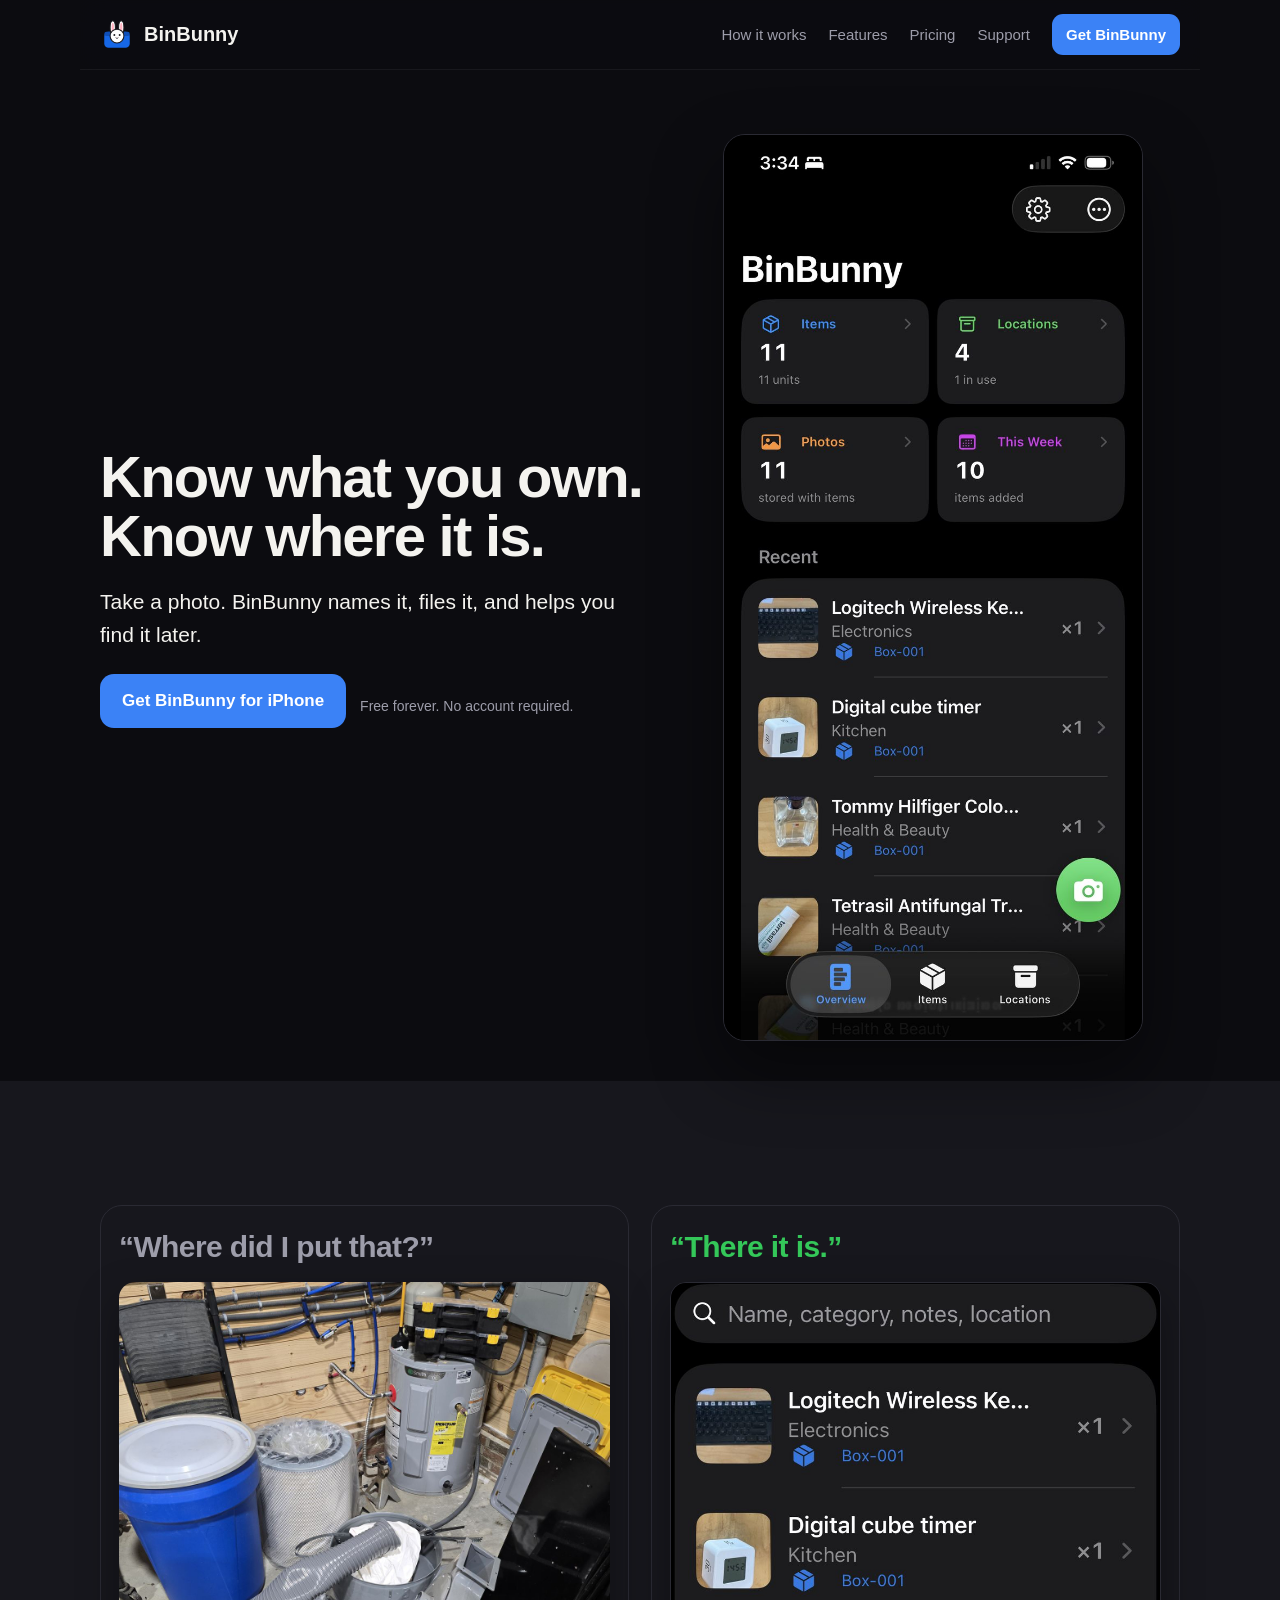
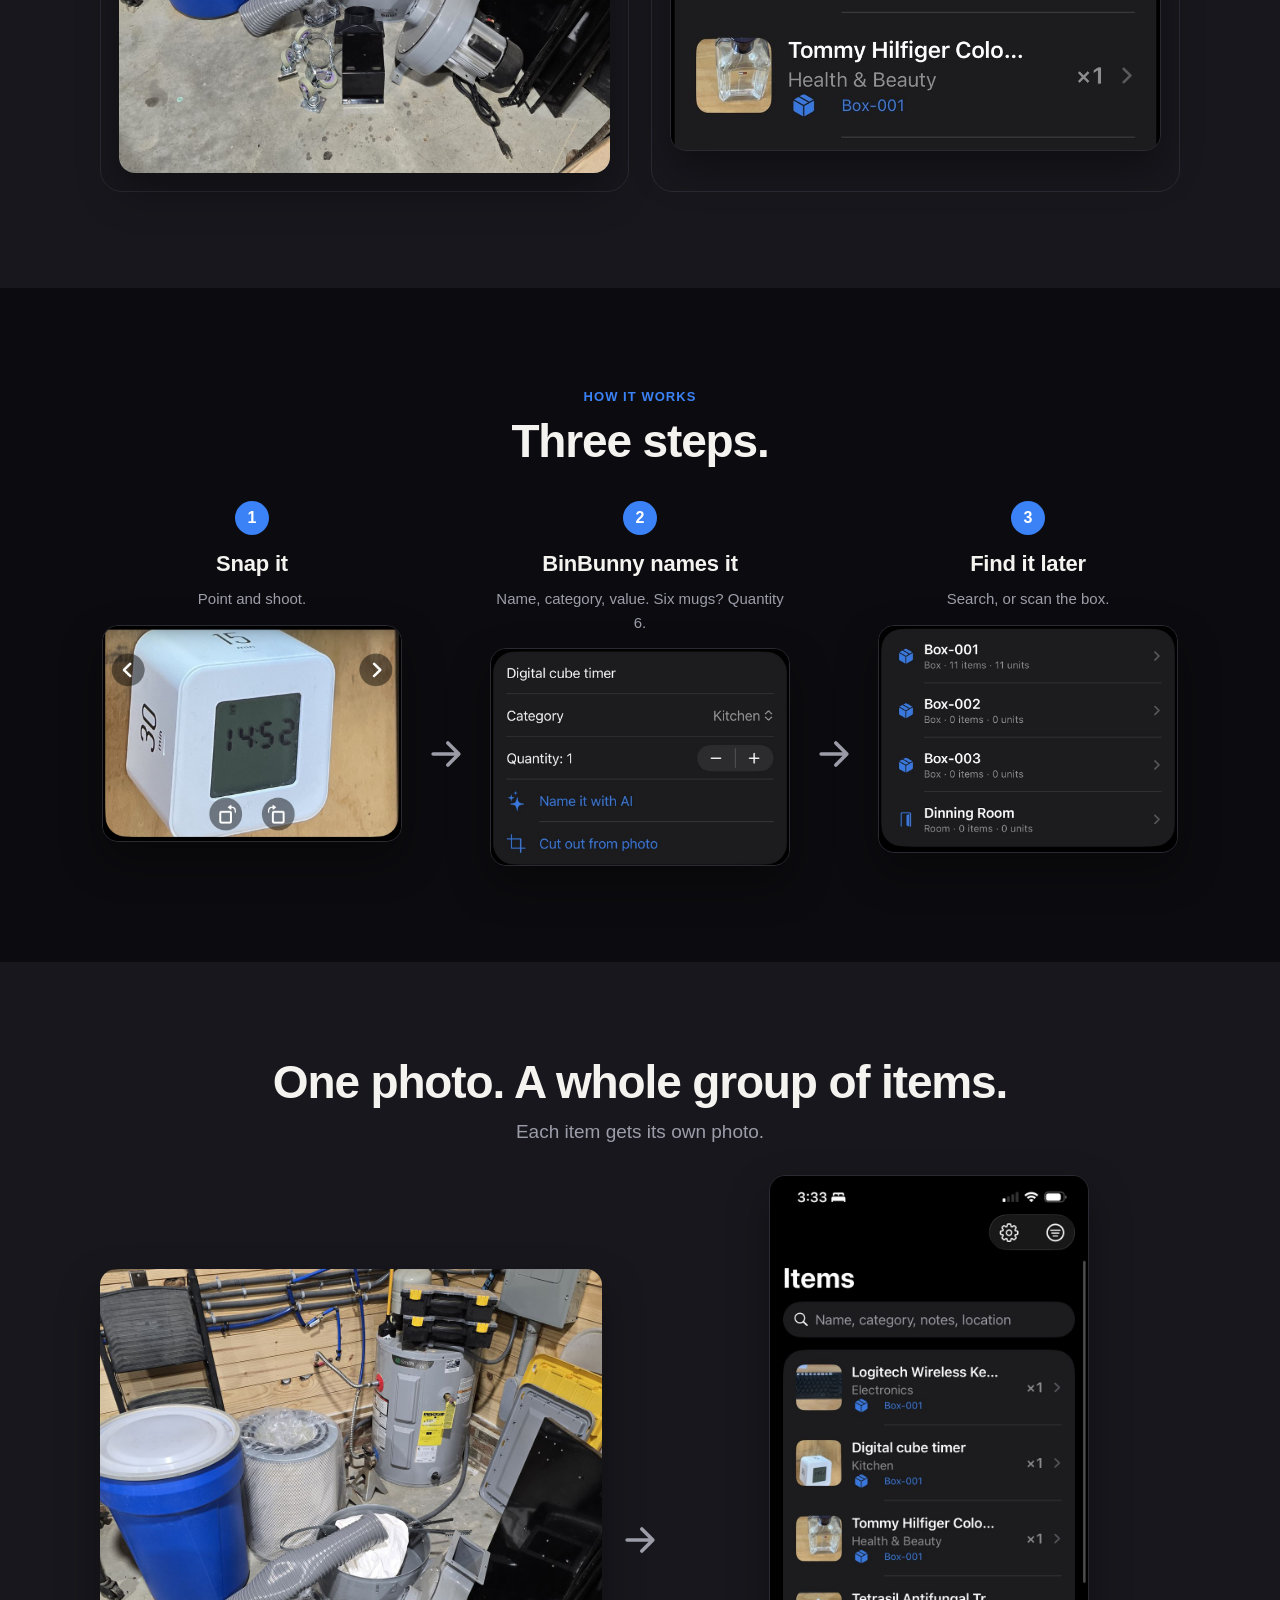
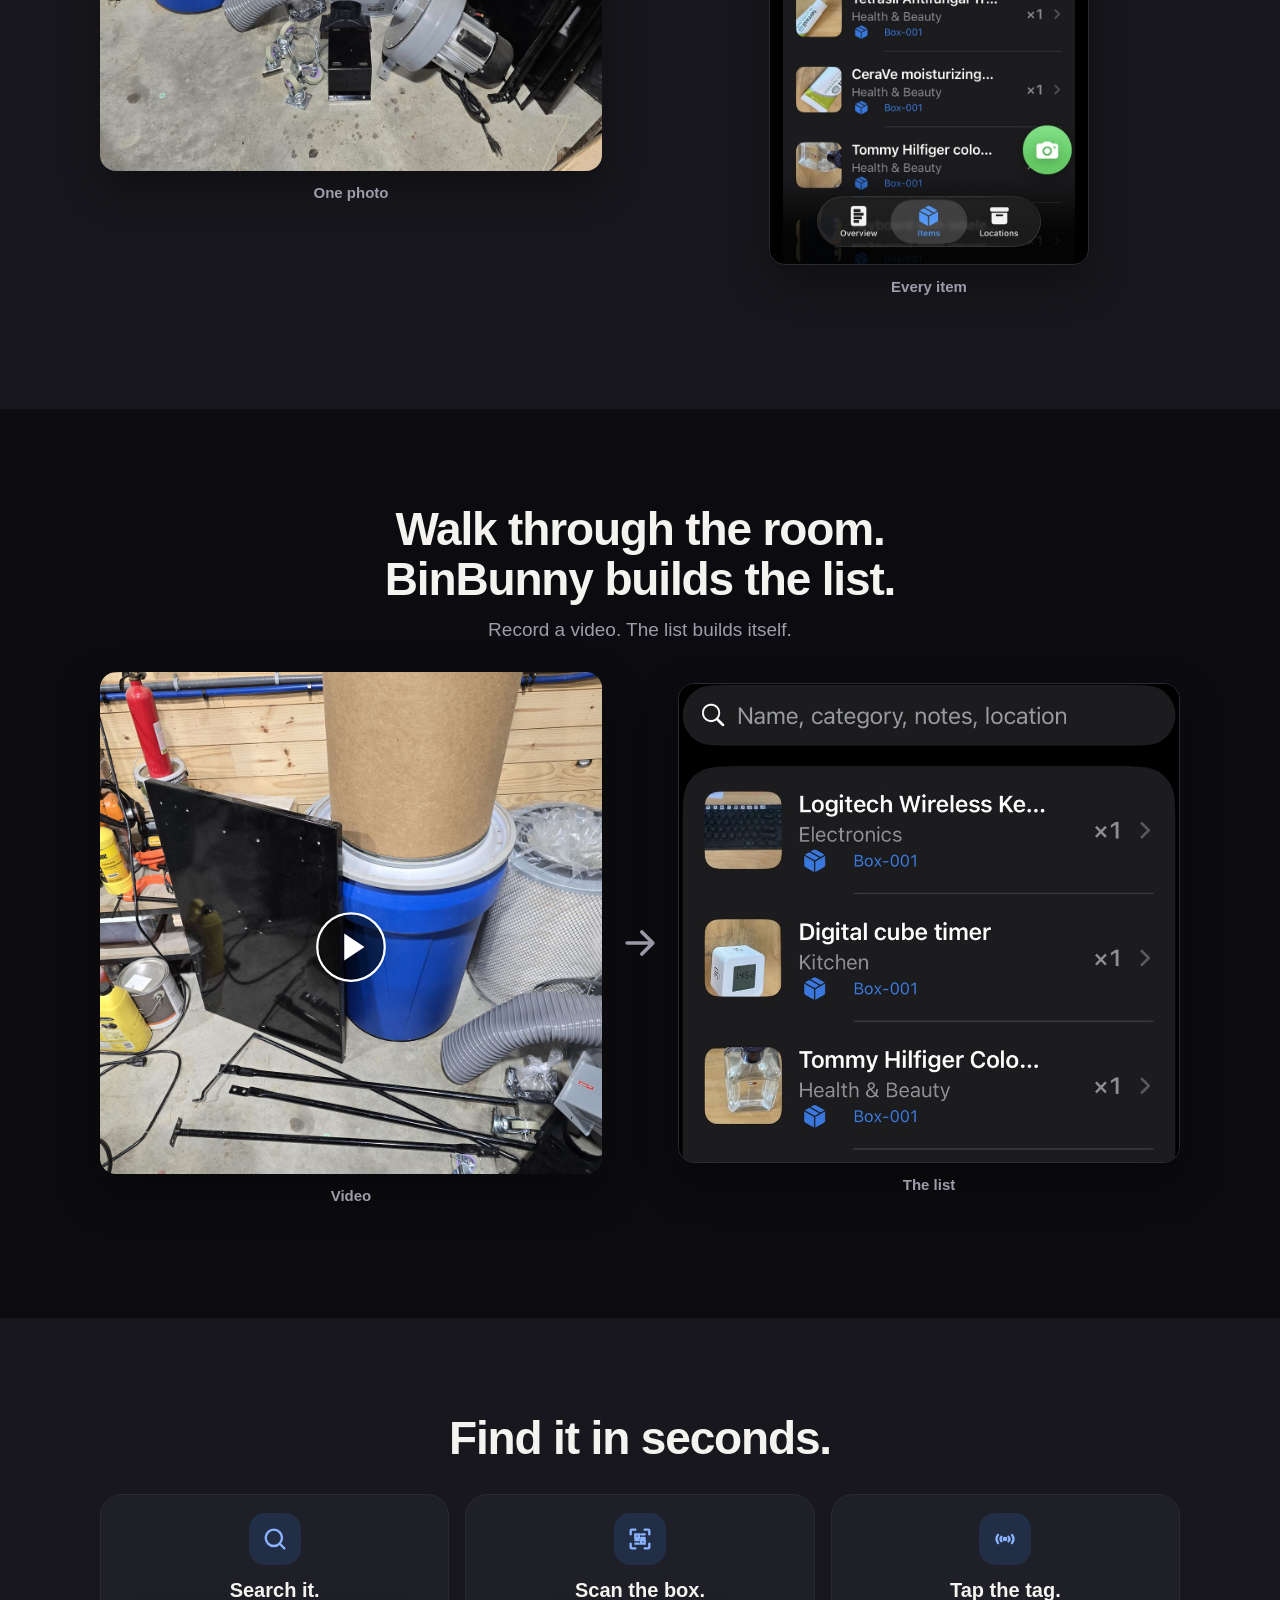
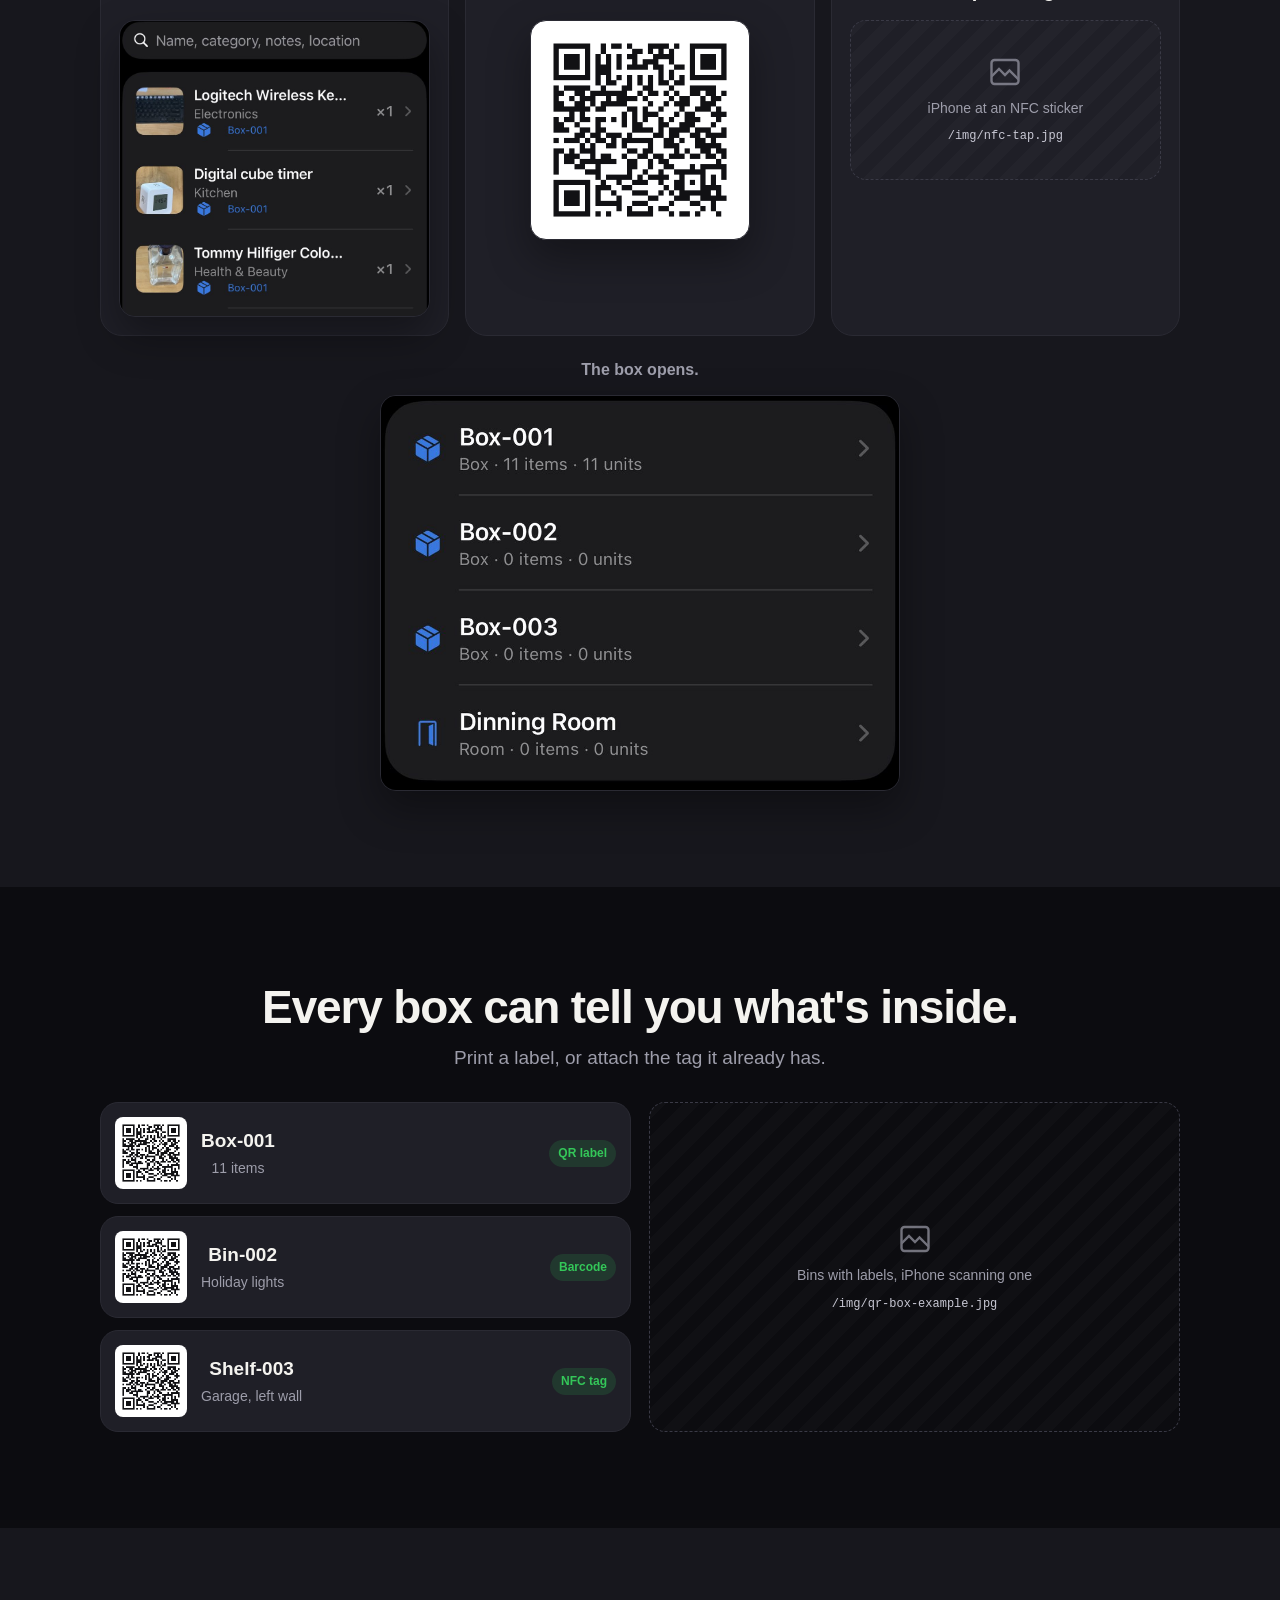
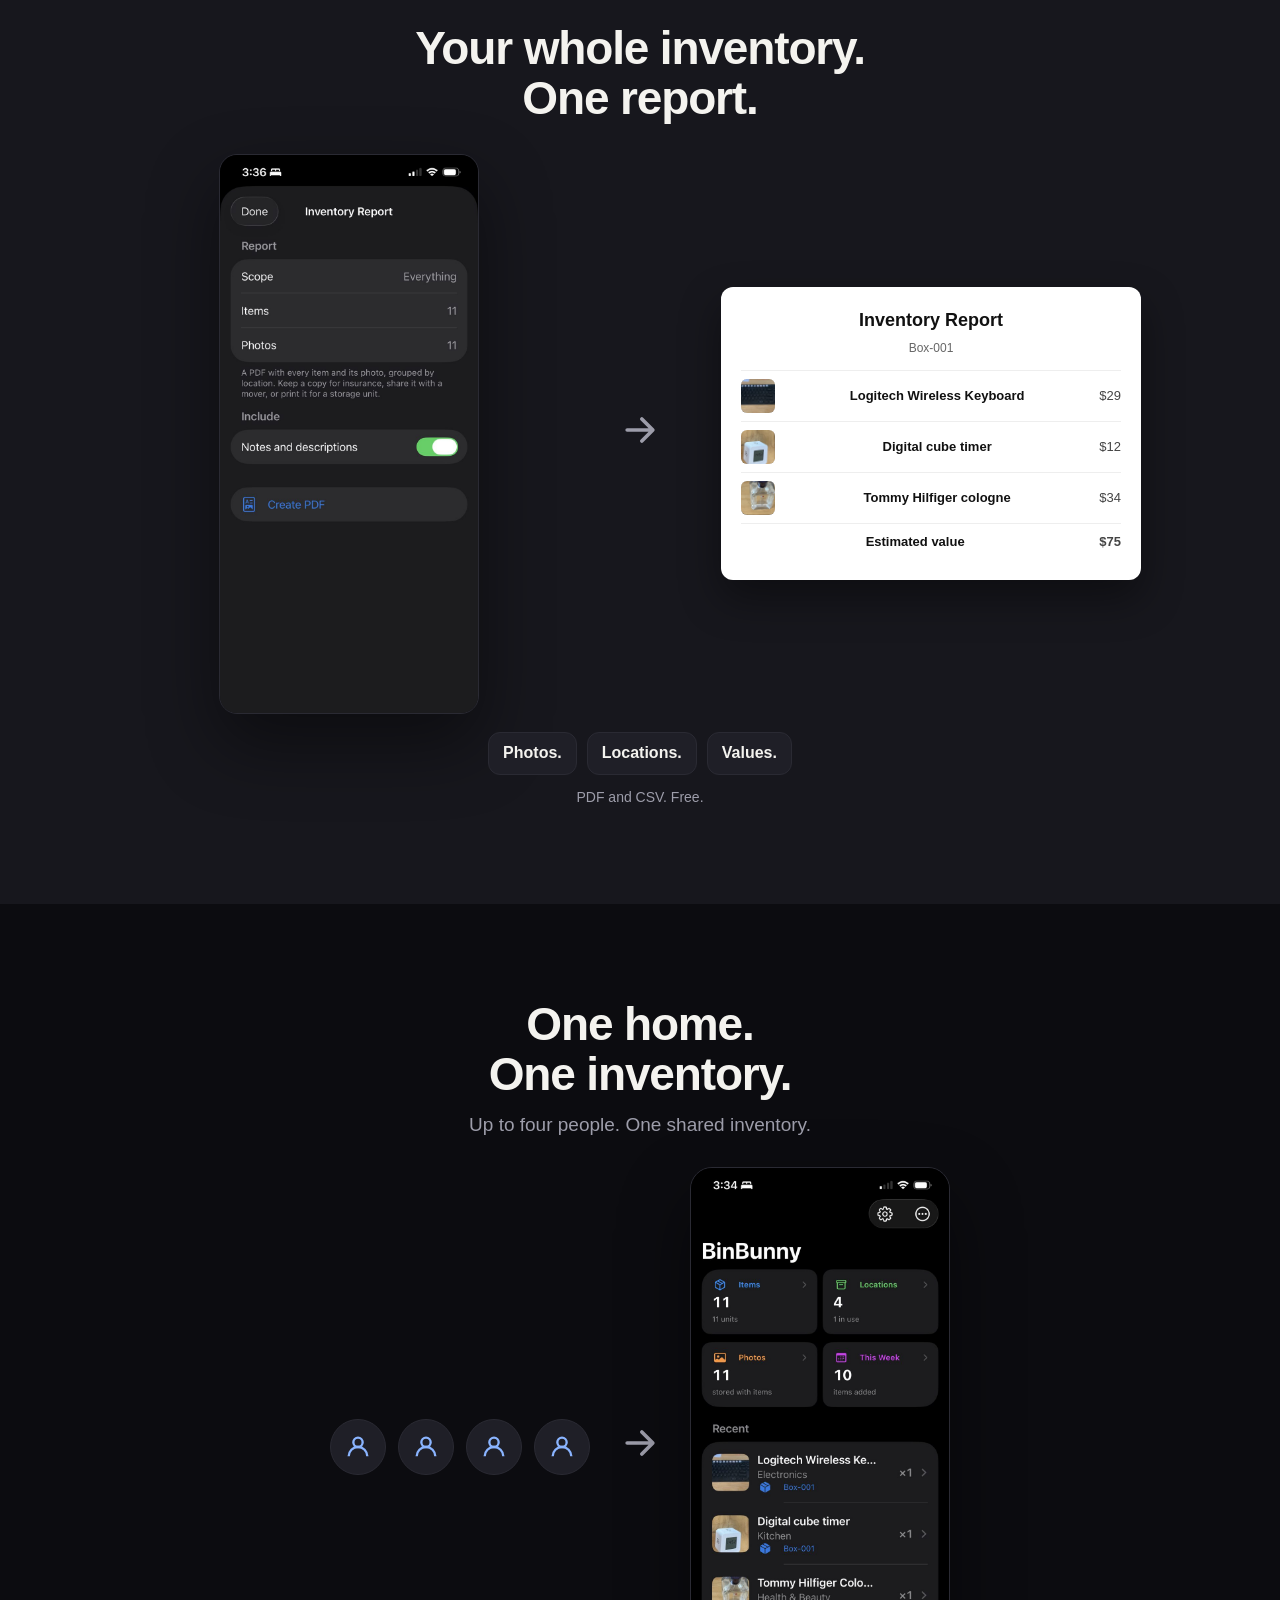
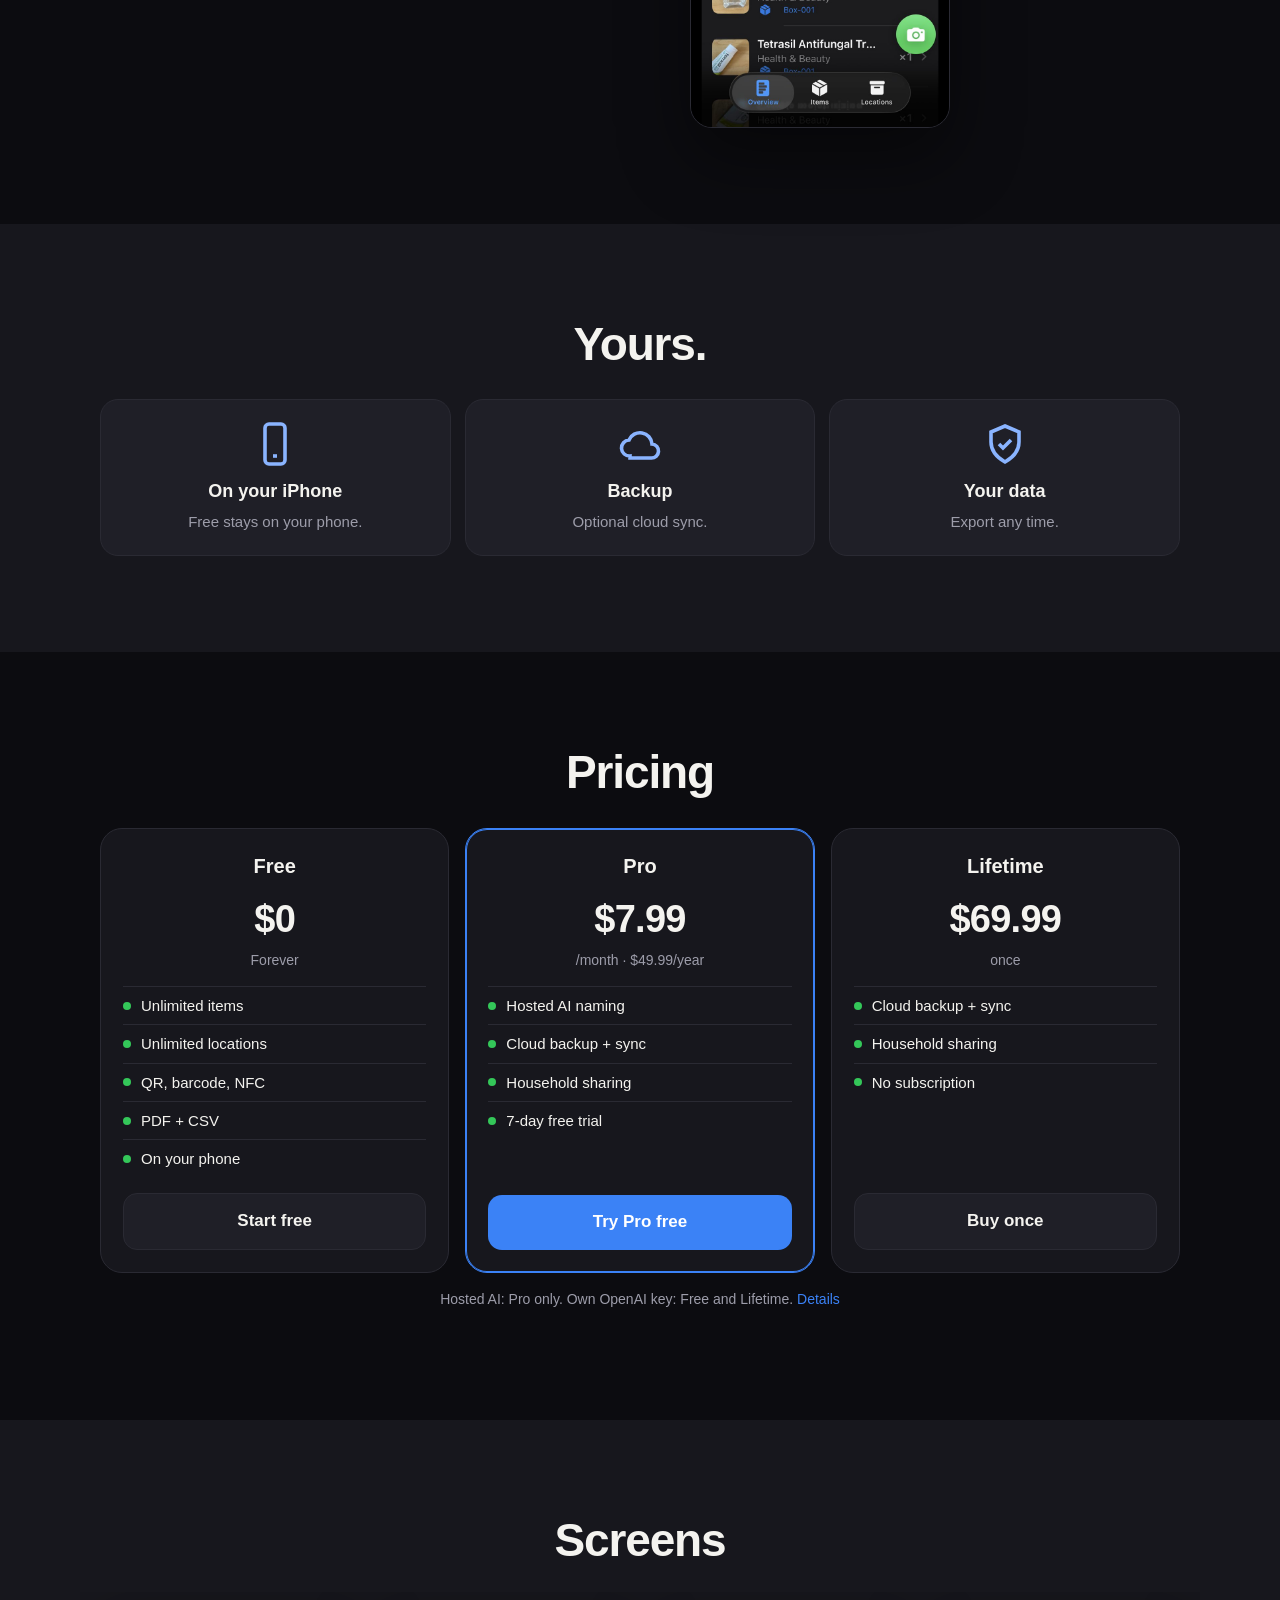
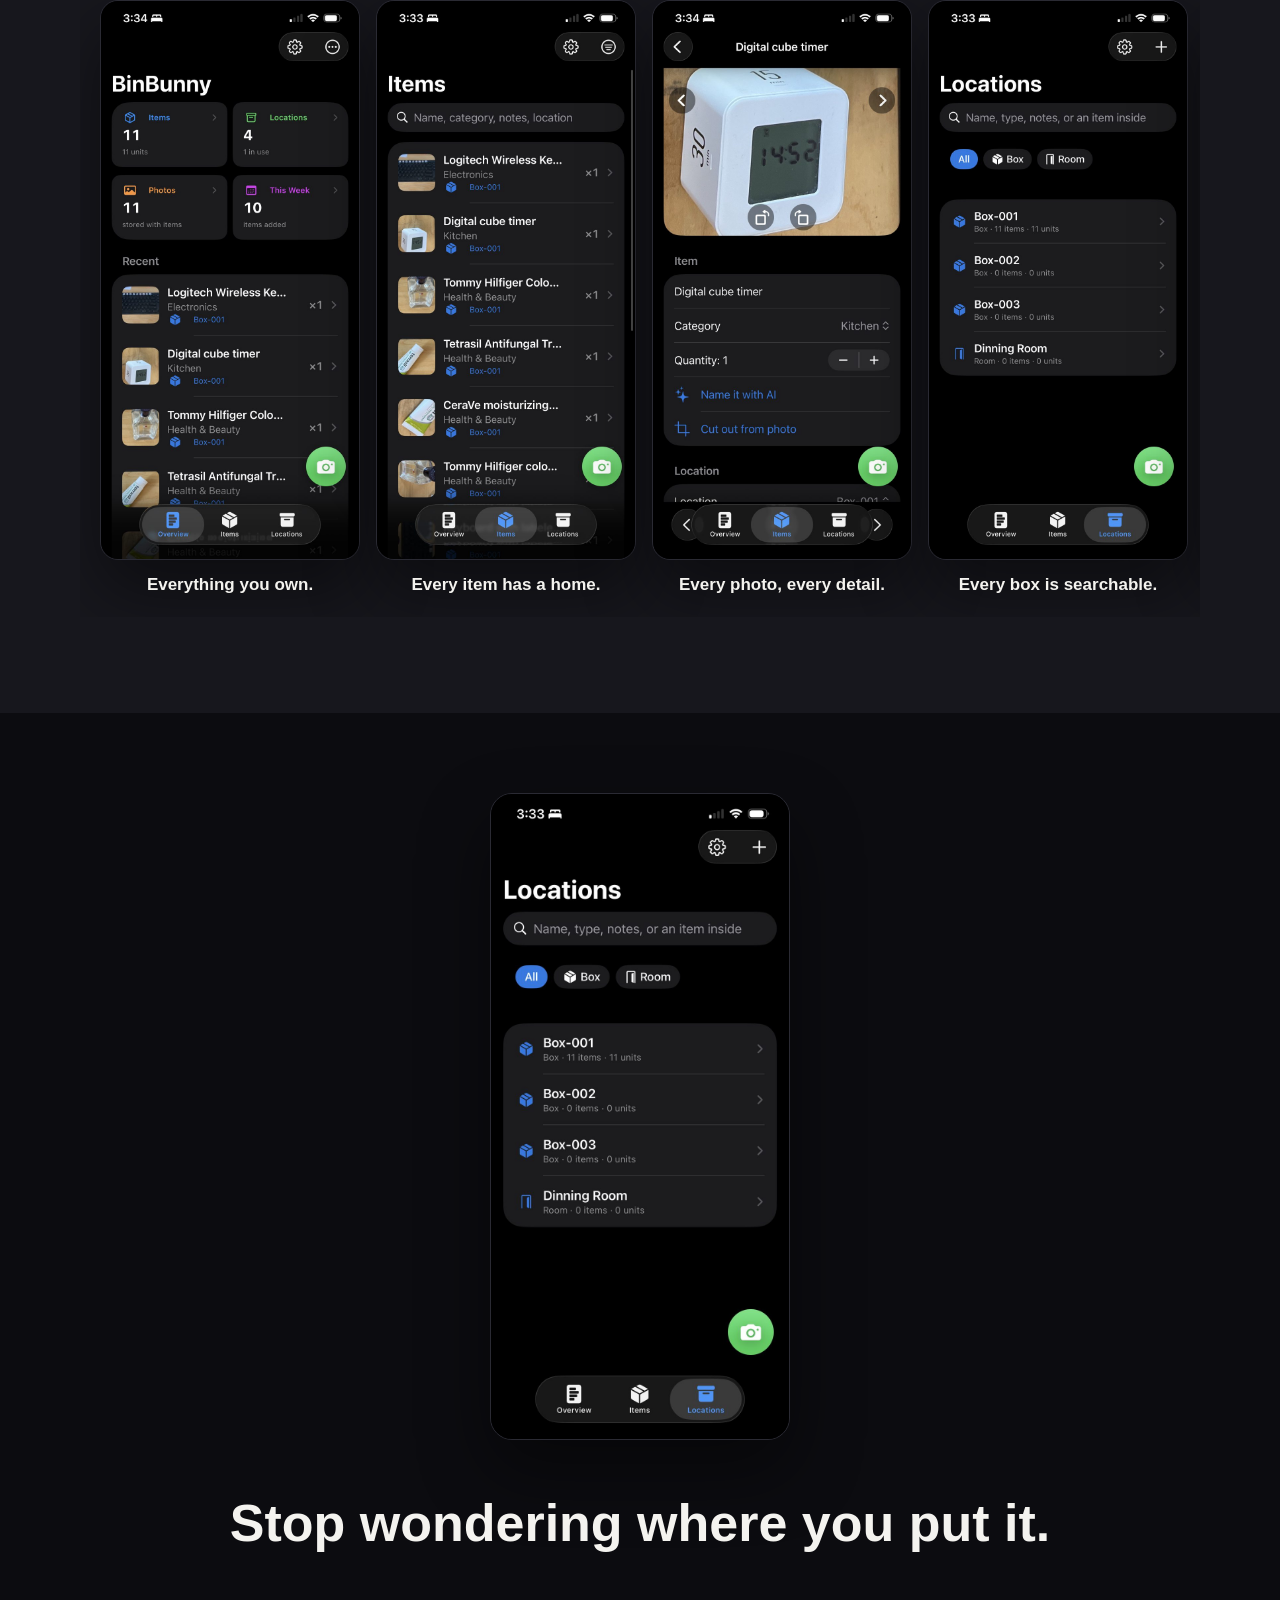
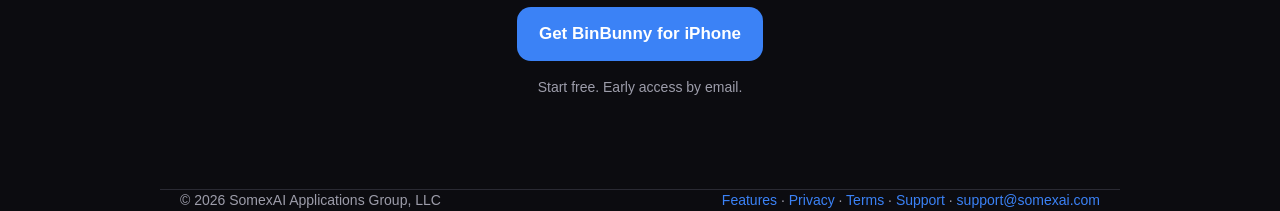
<file: index.html>
<!doctype html>
<html lang="en">
<head>
<meta charset="utf-8">
<meta name="viewport" content="width=device-width,initial-scale=1">
<meta name="color-scheme" content="dark">
<meta name="theme-color" content="#0c0c10">
<link rel="stylesheet" href="/_shared.css">
<link rel="stylesheet" href="/home.css">
<link rel="icon" href="/_logo.svg" type="image/svg+xml">
<link rel="apple-touch-icon" href="/apple-touch-icon.png">
<link rel="preload" as="image" href="/img/overview.jpg">
<meta property="og:title" content="BinBunny — Know what you own. Know where it is.">
<meta property="og:description" content="Take a photo. BinBunny names it, files it, and helps you find it later.">
<meta property="og:image" content="https://binbunny.app/img/overview.jpg">
<meta name="description" content="BinBunny is a home inventory app for iPhone. Take a photo, it names the item and files it in a box. Label boxes with QR codes or NFC tags and find anything in seconds.">
<title>BinBunny — Know what you own. Know where it is.</title>
</head>
<body class="home">
<header class="top wrap">
<a class="brand" href="/">
<svg viewBox="0 0 64 64" xmlns="http://www.w3.org/2000/svg" aria-hidden="true">
<rect x="8" y="26" width="48" height="30" rx="8" fill="#1667e6"/>
<rect x="8" y="26" width="48" height="8" rx="4" fill="#0f4fb8"/>
<ellipse cx="24" cy="18" rx="5" ry="13" fill="#fff" stroke="#1b1b1f" stroke-width="2"/>
<ellipse cx="40" cy="18" rx="5" ry="13" fill="#fff" stroke="#1b1b1f" stroke-width="2"/>
<ellipse cx="24" cy="18" rx="2.2" ry="9" fill="#ffb3c1"/>
<ellipse cx="40" cy="18" rx="2.2" ry="9" fill="#ffb3c1"/>
<circle cx="32" cy="34" r="13" fill="#fff" stroke="#1b1b1f" stroke-width="2"/>
<circle cx="27" cy="32" r="1.8" fill="#1b1b1f"/>
<circle cx="37" cy="32" r="1.8" fill="#1b1b1f"/>
<path d="M30 37.5c1 1.2 3 1.2 4 0" stroke="#1b1b1f" stroke-width="1.6" fill="none" stroke-linecap="round"/>
<path d="M31 36.2h2l-1 1.4z" fill="#ffb3c1"/>
</svg> BinBunny</a>
<button class="menu-btn" aria-expanded="false" aria-controls="nav" aria-label="Menu">
<svg viewBox="0 0 24 24" width="24" height="24" aria-hidden="true"><path d="M4 7h16M4 12h16M4 17h16" stroke="currentColor" stroke-width="2" stroke-linecap="round"/></svg>
</button>
<nav id="nav">
<a href="/#how">How it works</a>
<a href="/features">Features</a>
<a href="/#pricing">Pricing</a>
<a href="/support">Support</a>
<a class="nav-cta" href="#download">Get BinBunny</a>
</nav>
</header>

<main class="home">

<!-- 1. Hero -->
<section class="hero2">
  <div class="in">
    <div>
      <h1>Know what you own.<br>Know where it is.</h1>
      <p class="sub">Take a photo. BinBunny names it, files it, and helps you find it later.</p>
      <div class="cta-row">
        <a class="btn" href="#download">Get BinBunny for iPhone</a>
        <p class="tiny">Free forever. No account required.</p>
      </div>
    </div>
    <div class="phone-wrap">
      <img class="phone" src="/img/overview.jpg" width="780" height="1688" alt="BinBunny Overview screen: counts of items, locations, and photos above recently added items" fetchpriority="high">
    </div>
  </div>
</section>

<!-- 2. The problem -->
<section class="sec tint" id="why">
  <div class="in">
    <div class="pair">
      <div class="panel rv">
        <p class="cap q">“Where did I put that?”</p>
        <img class="photo" src="/img/garage.jpg" width="1200" height="1200" alt="A garage floor crowded with a bin, a filter, ducting, a blower, and parts" loading="lazy">
      </div>
      <div class="panel rv">
        <p class="cap a">“There it is.”</p>
        <img class="shot" src="/img/crop-search.jpg" width="900" height="859" alt="BinBunny Items list with a search bar and items filed in Box-001" loading="lazy">
      </div>
    </div>
  </div>
</section>

<!-- 3. Three steps -->
<section class="sec center" id="how">
  <div class="in">
    <span class="eyebrow">How it works</span>
    <h2>Three steps.</h2>
    <div class="steps3">
      <div class="step rv">
        <span class="n">1</span>
        <h3>Snap it</h3>
        <p>Point and shoot.</p>
        <img class="shot" src="/img/crop-item-photo.jpg" width="900" height="652" alt="Item photo in BinBunny with rotate buttons" loading="lazy">
      </div>
      <div class="arrow" aria-hidden="true"><svg viewBox="0 0 24 24"><path d="M5 12h13M13 6l6 6-6 6" fill="none" stroke="currentColor" stroke-width="2" stroke-linecap="round" stroke-linejoin="round"/></svg></div>
      <div class="arrow down" aria-hidden="true"><svg viewBox="0 0 24 24"><path d="M5 12h13M13 6l6 6-6 6" fill="none" stroke="currentColor" stroke-width="2" stroke-linecap="round" stroke-linejoin="round"/></svg></div>
      <div class="step rv">
        <span class="n">2</span>
        <h3>BinBunny names it</h3>
        <p>Name, category, value. Six mugs? Quantity 6.</p>
        <img class="shot" src="/img/crop-name-ai.jpg" width="900" height="652" alt="Item details: name Digital cube timer, category Kitchen, quantity, and Name it with AI" loading="lazy">
      </div>
      <div class="arrow" aria-hidden="true"><svg viewBox="0 0 24 24"><path d="M5 12h13M13 6l6 6-6 6" fill="none" stroke="currentColor" stroke-width="2" stroke-linecap="round" stroke-linejoin="round"/></svg></div>
      <div class="arrow down" aria-hidden="true"><svg viewBox="0 0 24 24"><path d="M5 12h13M13 6l6 6-6 6" fill="none" stroke="currentColor" stroke-width="2" stroke-linecap="round" stroke-linejoin="round"/></svg></div>
      <div class="step rv">
        <span class="n">3</span>
        <h3>Find it later</h3>
        <p>Search, or scan the box.</p>
        <img class="shot" src="/img/crop-locations.jpg" width="900" height="685" alt="Locations list showing Box-001 with 11 items, Box-002, Box-003, and Dining Room" loading="lazy">
      </div>
    </div>
  </div>
</section>

<!-- 4. One photo, many items -->
<section class="sec tint center" id="group">
  <div class="in">
    <h2>One photo. A whole group of items.</h2>
    <p class="sub">Each item gets its own photo.</p>
    <div class="flow">
      <div class="rv">
        <img class="photo" src="/img/garage.jpg" width="1200" height="1200" alt="One photo of a pile: a blue bin, a filter, ducting, a blower motor, casters, and brackets" loading="lazy">
        <p class="lbl">One photo</p>
      </div>
      <div class="arrow" aria-hidden="true"><svg viewBox="0 0 24 24"><path d="M5 12h13M13 6l6 6-6 6" fill="none" stroke="currentColor" stroke-width="2" stroke-linecap="round" stroke-linejoin="round"/></svg></div>
      <div class="arrow down" aria-hidden="true"><svg viewBox="0 0 24 24"><path d="M5 12h13M13 6l6 6-6 6" fill="none" stroke="currentColor" stroke-width="2" stroke-linecap="round" stroke-linejoin="round"/></svg></div>
      <div class="rv">
        <img class="shot" src="/img/items.jpg" width="780" height="1688" alt="Items list: each item named, categorized, with its own cropped photo" loading="lazy" style="max-width:320px;margin:0 auto">
        <p class="lbl">Every item</p>
      </div>
    </div>
  </div>
</section>

<!-- 5. Video walkthrough -->
<section class="sec center" id="video">
  <div class="in">
    <h2>Walk through the room.<br>BinBunny builds the list.</h2>
    <p class="sub">Record a video. The list builds itself.</p>
    <div class="flow">
      <div class="rv" style="position:relative">
        <img class="photo" src="/img/workshop.jpg" width="1200" height="1200" alt="A workshop corner with a bin, a panel, and parts on the floor" loading="lazy">
        <svg aria-hidden="true" viewBox="0 0 64 64" style="position:absolute;left:50%;top:50%;width:72px;height:72px;transform:translate(-50%,-50%);filter:drop-shadow(0 6px 16px rgba(0,0,0,.5))"><circle cx="32" cy="32" r="30" fill="rgba(0,0,0,.55)" stroke="#fff" stroke-width="2"/><path d="M26 20l18 12-18 12z" fill="#fff"/></svg>
        <p class="lbl">Video</p>
      </div>
      <div class="arrow" aria-hidden="true"><svg viewBox="0 0 24 24"><path d="M5 12h13M13 6l6 6-6 6" fill="none" stroke="currentColor" stroke-width="2" stroke-linecap="round" stroke-linejoin="round"/></svg></div>
      <div class="arrow down" aria-hidden="true"><svg viewBox="0 0 24 24"><path d="M5 12h13M13 6l6 6-6 6" fill="none" stroke="currentColor" stroke-width="2" stroke-linecap="round" stroke-linejoin="round"/></svg></div>
      <div class="rv">
        <img class="shot" src="/img/crop-search.jpg" width="900" height="859" alt="A list of named items with photos" loading="lazy">
        <p class="lbl">The list</p>
      </div>
    </div>
  </div>
</section>

<!-- 6. Find anything -->
<section class="sec tint center" id="find">
  <div class="in">
    <h2>Find it in seconds.</h2>
    <div class="paths">
      <div class="path rv">
        <div class="ic"><svg viewBox="0 0 24 24" fill="none" stroke="currentColor" stroke-width="2" stroke-linecap="round"><circle cx="11" cy="11" r="7"/><path d="M20 20l-3.5-3.5"/></svg></div>
        <h3>Search it.</h3>
        <img class="shot" src="/img/crop-search.jpg" width="900" height="859" alt="Search bar above items in Box-001" loading="lazy">
      </div>
      <div class="path rv">
        <div class="ic"><svg viewBox="0 0 24 24" fill="none" stroke="currentColor" stroke-width="2" stroke-linecap="round"><path d="M4 8V5a1 1 0 011-1h3M16 4h3a1 1 0 011 1v3M20 16v3a1 1 0 01-1 1h-3M8 20H5a1 1 0 01-1-1v-3M8 8h3v3H8zM13 8h3M13 11h3M8 13h3M13 13h3v3h-3zM8 16h3"/></svg></div>
        <h3>Scan the box.</h3>
        <img class="shot" src="/img/qr-box.png" width="600" height="600" alt="A BinBunny QR label" loading="lazy" style="max-width:220px;margin:14px auto 0;background:#fff;padding:12px">
      </div>
      <div class="path rv">
        <div class="ic"><svg viewBox="0 0 24 24" fill="none" stroke="currentColor" stroke-width="2" stroke-linecap="round"><path d="M6 8.5a6 6 0 000 7M9 10a3 3 0 000 4M15 10a3 3 0 010 4M18 8.5a6 6 0 010 7"/><circle cx="12" cy="12" r="1"/></svg></div>
        <h3>Tap the tag.</h3>
        <div class="slot" style="min-height:160px;margin-top:14px"><svg viewBox="0 0 24 24" fill="none" stroke="currentColor" stroke-width="1.6"><rect x="3" y="4" width="18" height="16" rx="2"/><path d="M3 15l5-5 4 4 3-3 6 6"/></svg><span>iPhone at an NFC sticker</span><code>/img/nfc-tap.jpg</code></div>
      </div>
    </div>
    <div class="result rv">
      <div class="arrow down" aria-hidden="true"><svg viewBox="0 0 24 24"><path d="M5 12h13M13 6l6 6-6 6" fill="none" stroke="currentColor" stroke-width="2" stroke-linecap="round" stroke-linejoin="round"/></svg></div>
      <p class="lbl">The box opens.</p>
      <img class="shot" src="/img/crop-locations.jpg" width="900" height="685" alt="Box-001 open in BinBunny, showing its items" loading="lazy">
    </div>
  </div>
</section>

<!-- 7. Labels -->
<section class="sec center" id="labels">
  <div class="in">
    <h2>Every box can tell you what's inside.</h2>
    <p class="sub">Print a label, or attach the tag it already has.</p>
    <div class="scene">
      <div class="boxes rv">
        <div class="box"><img src="/img/qr-box.png" width="72" height="72" alt="" loading="lazy"><div><b>Box-001</b><span>11 items</span></div><span class="tag">QR label</span></div>
        <div class="box"><img src="/img/qr-box.png" width="72" height="72" alt="" loading="lazy"><div><b>Bin-002</b><span>Holiday lights</span></div><span class="tag">Barcode</span></div>
        <div class="box"><img src="/img/qr-box.png" width="72" height="72" alt="" loading="lazy"><div><b>Shelf-003</b><span>Garage, left wall</span></div><span class="tag">NFC tag</span></div>
      </div>
      <div class="rv">
        <div class="slot" style="min-height:100%"><svg viewBox="0 0 24 24" fill="none" stroke="currentColor" stroke-width="1.6"><rect x="3" y="4" width="18" height="16" rx="2"/><path d="M3 15l5-5 4 4 3-3 6 6"/></svg><span>Bins with labels, iPhone scanning one</span><code>/img/qr-box-example.jpg</code></div>
      </div>
    </div>
  </div>
</section>

<!-- 8. Report -->
<section class="sec tint center" id="report">
  <div class="in">
    <h2>Your whole inventory.<br>One report.</h2>
    <div class="report">
      <div class="rv"><img class="phone sm" src="/img/report.jpg" width="780" height="1688" alt="Inventory Report screen with a Create PDF button" loading="lazy" style="max-width:260px;margin:0 auto"></div>
      <div class="arrow" aria-hidden="true"><svg viewBox="0 0 24 24"><path d="M5 12h13M13 6l6 6-6 6" fill="none" stroke="currentColor" stroke-width="2" stroke-linecap="round" stroke-linejoin="round"/></svg></div>
      <div class="arrow down" aria-hidden="true"><svg viewBox="0 0 24 24"><path d="M5 12h13M13 6l6 6-6 6" fill="none" stroke="currentColor" stroke-width="2" stroke-linecap="round" stroke-linejoin="round"/></svg></div>
      <div class="doc rv" aria-label="Sample page of the PDF inventory report">
        <div class="t">Inventory Report</div>
        <div class="m">Box-001</div>
        <div class="row"><div class="ph"><img src="/img/thumb-keyboard.jpg" width="34" height="34" alt="" loading="lazy"></div><div class="nm">Logitech Wireless Keyboard</div><div class="v">$29</div></div>
        <div class="row"><div class="ph"><img src="/img/thumb-timer.jpg" width="34" height="34" alt="" loading="lazy"></div><div class="nm">Digital cube timer</div><div class="v">$12</div></div>
        <div class="row"><div class="ph"><img src="/img/thumb-cologne.jpg" width="34" height="34" alt="" loading="lazy"></div><div class="nm">Tommy Hilfiger cologne</div><div class="v">$34</div></div>
        <div class="row" style="font-weight:700"><div class="nm">Estimated value</div><div class="v">$75</div></div>
      </div>
    </div>
    <div class="caps"><span>Photos.</span><span>Locations.</span><span>Values.</span></div>
    <p class="tiny">PDF and CSV. Free.</p>
  </div>
</section>

<!-- 9. Household -->
<section class="sec center" id="household">
  <div class="in">
    <h2>One home.<br>One inventory.</h2>
    <p class="sub">Up to four people. One shared inventory.</p>
    <div class="house rv">
      <div class="people" aria-hidden="true">
        <div class="person"><svg viewBox="0 0 24 24" fill="none" stroke="currentColor" stroke-width="2"><circle cx="12" cy="8" r="4"/><path d="M4 20a8 8 0 0116 0"/></svg></div>
        <div class="person"><svg viewBox="0 0 24 24" fill="none" stroke="currentColor" stroke-width="2"><circle cx="12" cy="8" r="4"/><path d="M4 20a8 8 0 0116 0"/></svg></div>
        <div class="person"><svg viewBox="0 0 24 24" fill="none" stroke="currentColor" stroke-width="2"><circle cx="12" cy="8" r="4"/><path d="M4 20a8 8 0 0116 0"/></svg></div>
        <div class="person"><svg viewBox="0 0 24 24" fill="none" stroke="currentColor" stroke-width="2"><circle cx="12" cy="8" r="4"/><path d="M4 20a8 8 0 0116 0"/></svg></div>
      </div>
      <div class="arrow" aria-hidden="true"><svg viewBox="0 0 24 24"><path d="M5 12h13M13 6l6 6-6 6" fill="none" stroke="currentColor" stroke-width="2" stroke-linecap="round" stroke-linejoin="round"/></svg></div>
      <img class="phone" src="/img/overview.jpg" width="780" height="1688" alt="The shared inventory in BinBunny" loading="lazy">
    </div>
  </div>
</section>

<!-- 10. Privacy -->
<section class="sec tint center" id="yours">
  <div class="in">
    <h2>Yours.</h2>
    <div class="trio">
      <div class="it rv"><div class="ic"><svg viewBox="0 0 24 24" fill="none" stroke="currentColor" stroke-width="1.8"><rect x="7" y="2" width="10" height="20" rx="2"/><path d="M11 18h2"/></svg></div><b>On your iPhone</b><span>Free stays on your phone.</span></div>
      <div class="it rv"><div class="ic"><svg viewBox="0 0 24 24" fill="none" stroke="currentColor" stroke-width="1.8"><path d="M7 18a4 4 0 01-.5-8 6 6 0 0111.5 2 3.5 3.5 0 01-.5 7H7z"/></svg></div><b>Backup</b><span>Optional cloud sync.</span></div>
      <div class="it rv"><div class="ic"><svg viewBox="0 0 24 24" fill="none" stroke="currentColor" stroke-width="1.8"><path d="M12 3l7 3v5c0 5-3.5 8-7 10-3.5-2-7-5-7-10V6z"/><path d="M9 12l2 2 4-4"/></svg></div><b>Your data</b><span>Export any time.</span></div>
    </div>
  </div>
</section>

<!-- 11. Pricing -->
<section class="sec center" id="pricing">
  <div class="in">
    <h2>Pricing</h2>
    <div class="plans">
      <div class="plan rv">
        <h3>Free</h3>
        <div class="price">$0</div>
        <div class="per">Forever</div>
        <ul>
          <li>Unlimited items</li>
          <li>Unlimited locations</li>
          <li>QR, barcode, NFC</li>
          <li>PDF + CSV</li>
          <li>On your phone</li>
        </ul>
        <a class="btn ghost" href="#download">Start free</a>
      </div>
      <div class="plan hot rv">
        <h3>Pro</h3>
        <div class="price">$7.99</div>
        <div class="per">/month · $49.99/year</div>
        <ul>
          <li>Hosted AI naming</li>
          <li>Cloud backup + sync</li>
          <li>Household sharing</li>
          <li>7-day free trial</li>
        </ul>
        <a class="btn" href="#download">Try Pro free</a>
      </div>
      <div class="plan rv">
        <h3>Lifetime</h3>
        <div class="price">$69.99</div>
        <div class="per">once</div>
        <ul>
          <li>Cloud backup + sync</li>
          <li>Household sharing</li>
          <li>No subscription</li>
        </ul>
        <a class="btn ghost" href="#download">Buy once</a>
      </div>
    </div>
    <p class="pnote">Hosted AI: Pro only. Own OpenAI key: Free and Lifetime. <a href="/features#plans">Details</a></p>
  </div>
</section>

<!-- Gallery -->
<section class="sec tint center" id="screens">
  <div class="in">
    <h2>Screens</h2>
    <div class="gallery">
      <figure><img class="phone sm" src="/img/overview.jpg" width="780" height="1688" alt="Overview screen" loading="lazy"><figcaption>Everything you own.</figcaption></figure>
      <figure><img class="phone sm" src="/img/items.jpg" width="780" height="1688" alt="Items list" loading="lazy"><figcaption>Every item has a home.</figcaption></figure>
      <figure><img class="phone sm" src="/img/item.jpg" width="780" height="1688" alt="Item detail with photo and AI naming" loading="lazy"><figcaption>Every photo, every detail.</figcaption></figure>
      <figure><img class="phone sm" src="/img/locations.jpg" width="780" height="1688" alt="Locations list" loading="lazy"><figcaption>Every box is searchable.</figcaption></figure>
      <figure><img class="phone sm" src="/img/report.jpg" width="780" height="1688" alt="Inventory report screen" loading="lazy"><figcaption>A complete inventory report.</figcaption></figure>
    </div>
  </div>
</section>

<!-- 12. Final CTA -->
<section class="final" id="download">
  <div class="in">
    <img class="phone" src="/img/locations.jpg" width="780" height="1688" alt="BinBunny Locations screen" loading="lazy">
    <h2>Stop wondering where you put it.</h2>
    <p><a class="btn" href="mailto:support@somexai.com?subject=BinBunny%20early%20access">Get BinBunny for iPhone</a></p>
    <p class="tiny">Start free. Early access by email.</p>
  </div>
</section>

</main>
<footer class="wrap">
<span>© 2026 SomexAI Applications Group, LLC</span>
<span><a href="/features">Features</a> · <a href="/privacy">Privacy</a> · <a href="/terms">Terms</a> · <a href="/support">Support</a> · <a href="mailto:support@somexai.com">support@somexai.com</a></span>
</footer>
<script>
(function () {
  var btn = document.querySelector('.menu-btn'), nav = document.getElementById('nav');
  if (btn && nav) {
    btn.addEventListener('click', function () {
      var open = nav.classList.toggle('open');
      btn.setAttribute('aria-expanded', open ? 'true' : 'false');
    });
    nav.addEventListener('click', function (e) { if (e.target.tagName === 'A') { nav.classList.remove('open'); btn.setAttribute('aria-expanded', 'false'); } });
    if (/menu/.test(location.search)) { nav.classList.add('open'); btn.setAttribute('aria-expanded', 'true'); }
  }
  var els = document.querySelectorAll('.rv');
  if (!('IntersectionObserver' in window) || window.matchMedia('(prefers-reduced-motion: reduce)').matches || /noanim/.test(location.search)) {
    els.forEach(function (el) { el.classList.add('on'); });
    return;
  }
  var io = new IntersectionObserver(function (entries) {
    entries.forEach(function (en) { if (en.isIntersecting) { en.target.classList.add('on'); io.unobserve(en.target); } });
  }, { rootMargin: '0px 0px -10% 0px', threshold: 0.1 });
  els.forEach(function (el) { io.observe(el); });
})();
</script>
</body>
</html>
</file>
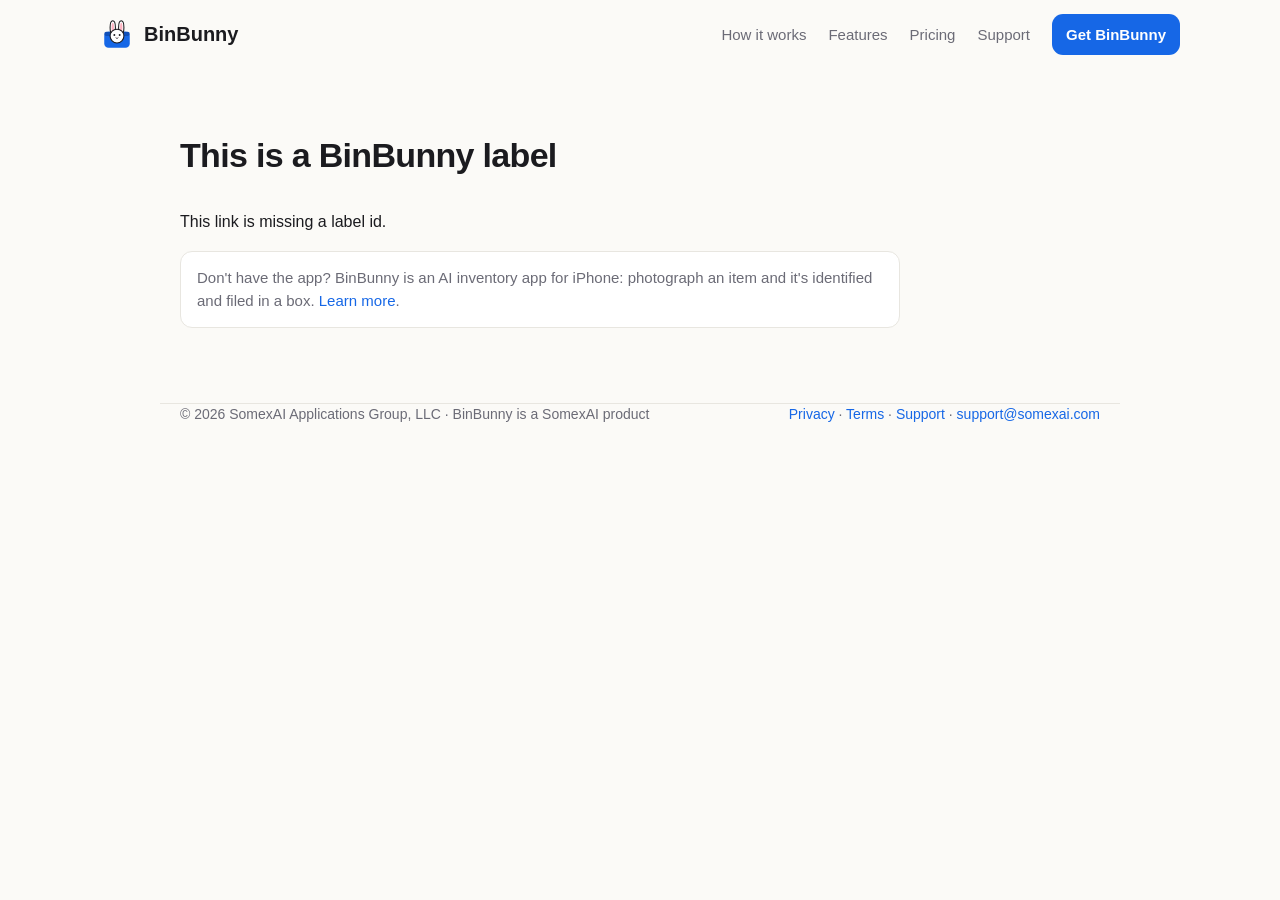
<file: l/index.html>
<!doctype html><html lang="en"><head><meta charset="utf-8"><meta name="viewport" content="width=device-width,initial-scale=1"><link rel="stylesheet" href="/_shared.css"><link rel="icon" href="/_logo.svg" type="image/svg+xml"><link rel="apple-touch-icon" href="/apple-touch-icon.png"><meta property="og:image" content="https://binbunny.app/icon-512.png"><title>BinBunny label</title>
<meta name="apple-itunes-app" content="app-argument=https://binbunny.app/l/"></head><body><header class="top wrap"><a class="brand" href="/"><svg viewBox="0 0 64 64" xmlns="http://www.w3.org/2000/svg" aria-hidden="true"><rect x="8" y="26" width="48" height="30" rx="8" fill="#1667e6"/><rect x="8" y="26" width="48" height="8" rx="4" fill="#0f4fb8"/><ellipse cx="24" cy="18" rx="5" ry="13" fill="#fff" stroke="#1b1b1f" stroke-width="2"/><ellipse cx="40" cy="18" rx="5" ry="13" fill="#fff" stroke="#1b1b1f" stroke-width="2"/><ellipse cx="24" cy="18" rx="2.2" ry="9" fill="#ffb3c1"/><ellipse cx="40" cy="18" rx="2.2" ry="9" fill="#ffb3c1"/><circle cx="32" cy="34" r="13" fill="#fff" stroke="#1b1b1f" stroke-width="2"/><circle cx="27" cy="32" r="1.8" fill="#1b1b1f"/><circle cx="37" cy="32" r="1.8" fill="#1b1b1f"/><path d="M30 37.5c1 1.2 3 1.2 4 0" stroke="#1b1b1f" stroke-width="1.6" fill="none" stroke-linecap="round"/><path d="M31 36.2h2l-1 1.4z" fill="#ffb3c1"/></svg> BinBunny</a><button class="menu-btn" aria-expanded="false" aria-controls="nav" aria-label="Menu">
<svg viewBox="0 0 24 24" width="24" height="24" aria-hidden="true"><path d="M4 7h16M4 12h16M4 17h16" stroke="currentColor" stroke-width="2" stroke-linecap="round"/></svg>
</button>
<nav id="nav">
<a href="/#how">How it works</a>
<a href="/features">Features</a>
<a href="/#pricing">Pricing</a>
<a href="/support">Support</a>
<a class="nav-cta" href="/#download">Get BinBunny</a>
</nav></header>
<main class="wrap"><article>
<h1>This is a BinBunny label</h1>
<p id="msg">Opening the box in BinBunny…</p>
<p><a class="cta" id="open" href="#">Open in BinBunny</a></p>
<p class="note">Don't have the app? BinBunny is an AI inventory app for iPhone: photograph an item and it's identified and filed in a box. <a href="/">Learn more</a>.</p>
</article></main><footer class="wrap"><span>© 2026 SomexAI Applications Group, LLC · BinBunny is a SomexAI product</span><span><a href="/privacy">Privacy</a> · <a href="/terms">Terms</a> · <a href="/support">Support</a> · <a href="mailto:support@somexai.com">support@somexai.com</a></span></footer>
<script>
(function(){
  var m = location.pathname.match(/\/l\/([0-9a-fA-F-]{36})/);
  var id = m ? m[1].toLowerCase() : null;
  var open = document.getElementById('open'), msg = document.getElementById('msg');
  if (!id) { msg.textContent = 'This link is missing a label id.'; open.style.display='none'; return; }
  var deep = 'somexinventory://location/' + id;
  open.href = deep;
  // Try the custom scheme once; if the app isn't installed nothing happens and the page stays.
  setTimeout(function(){ location.href = deep; }, 150);
  setTimeout(function(){ msg.textContent = 'If BinBunny didn\'t open, tap the button below.'; }, 1800);
})();
</script><script src="/nav.js" defer></script>
</body></html>
</file>
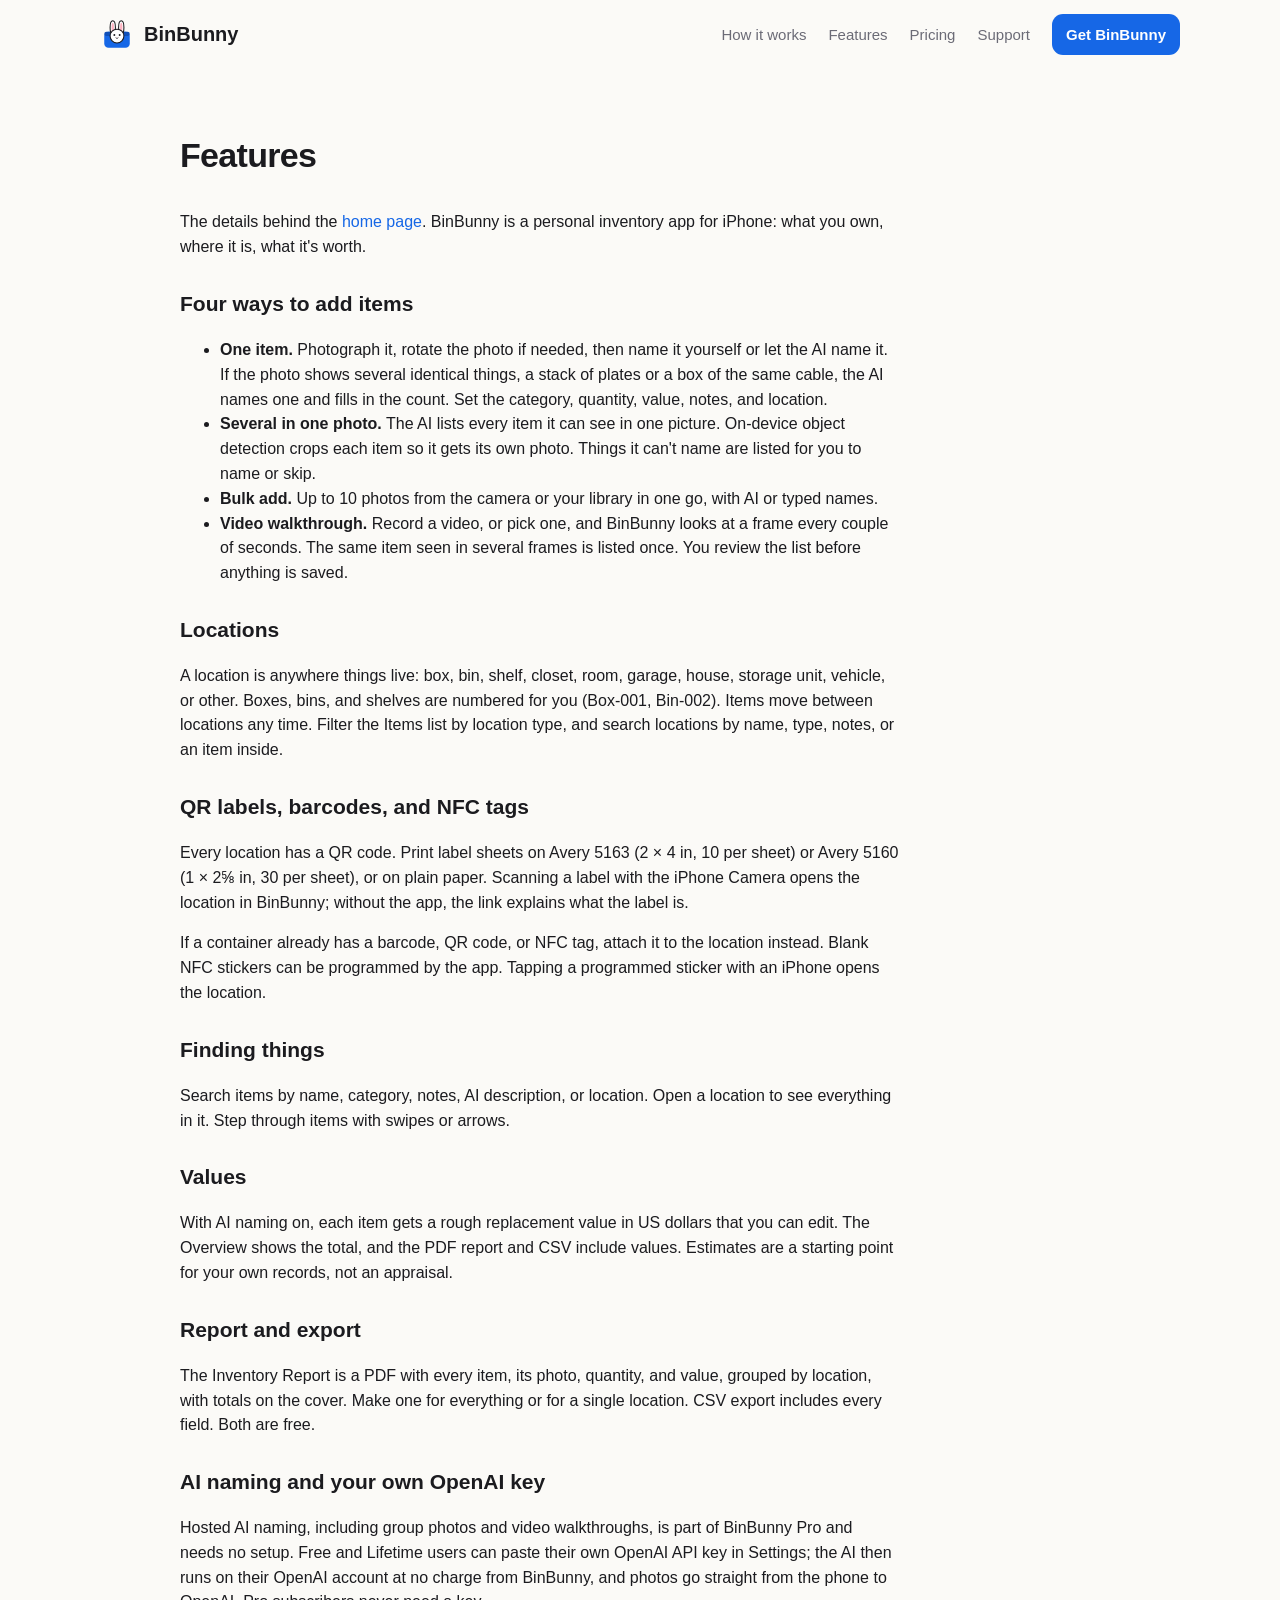
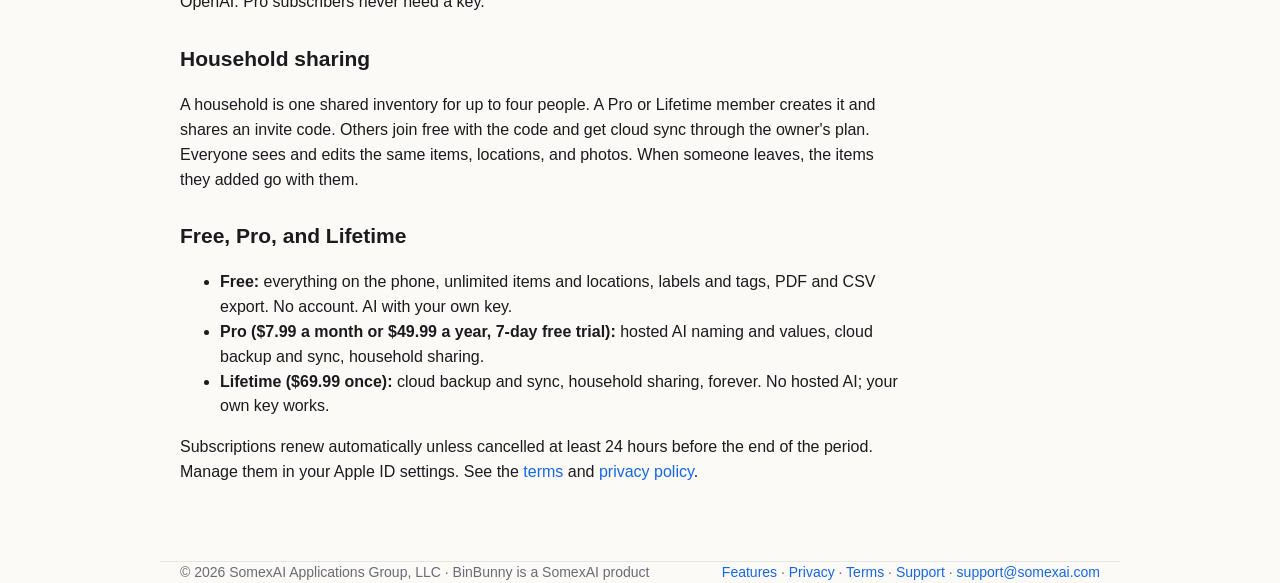
<file: features.html>
<!doctype html>
<html lang="en">
<head>
<meta charset="utf-8">
<meta name="viewport" content="width=device-width,initial-scale=1">
<link rel="stylesheet" href="/_shared.css">
<link rel="icon" href="/_logo.svg" type="image/svg+xml">
<link rel="apple-touch-icon" href="/apple-touch-icon.png">
<meta property="og:image" content="https://binbunny.app/img/overview.jpg">
<meta name="description" content="Everything BinBunny does: four ways to add items, locations of any kind, QR, barcode and NFC labels, values, reports, household sharing, and how Free, Pro, and Lifetime differ.">
<title>Features — BinBunny</title>
</head>
<body>
<header class="top wrap">
<a class="brand" href="/">
<svg viewBox="0 0 64 64" xmlns="http://www.w3.org/2000/svg" aria-hidden="true">
<rect x="8" y="26" width="48" height="30" rx="8" fill="#1667e6"/>
<rect x="8" y="26" width="48" height="8" rx="4" fill="#0f4fb8"/>
<ellipse cx="24" cy="18" rx="5" ry="13" fill="#fff" stroke="#1b1b1f" stroke-width="2"/>
<ellipse cx="40" cy="18" rx="5" ry="13" fill="#fff" stroke="#1b1b1f" stroke-width="2"/>
<ellipse cx="24" cy="18" rx="2.2" ry="9" fill="#ffb3c1"/>
<ellipse cx="40" cy="18" rx="2.2" ry="9" fill="#ffb3c1"/>
<circle cx="32" cy="34" r="13" fill="#fff" stroke="#1b1b1f" stroke-width="2"/>
<circle cx="27" cy="32" r="1.8" fill="#1b1b1f"/>
<circle cx="37" cy="32" r="1.8" fill="#1b1b1f"/>
<path d="M30 37.5c1 1.2 3 1.2 4 0" stroke="#1b1b1f" stroke-width="1.6" fill="none" stroke-linecap="round"/>
<path d="M31 36.2h2l-1 1.4z" fill="#ffb3c1"/>
</svg> BinBunny</a>
<button class="menu-btn" aria-expanded="false" aria-controls="nav" aria-label="Menu">
<svg viewBox="0 0 24 24" width="24" height="24" aria-hidden="true"><path d="M4 7h16M4 12h16M4 17h16" stroke="currentColor" stroke-width="2" stroke-linecap="round"/></svg>
</button>
<nav id="nav">
<a href="/#how">How it works</a>
<a href="/features">Features</a>
<a href="/#pricing">Pricing</a>
<a href="/support">Support</a>
<a class="nav-cta" href="/#download">Get BinBunny</a>
</nav>
</header>
<main class="wrap">
<article>
<h1>Features</h1>
<p>The details behind the <a href="/">home page</a>. BinBunny is a personal inventory app for iPhone: what you own, where it is, what it's worth.</p>

<h2 id="add">Four ways to add items</h2>
<ul>
<li><strong>One item.</strong> Photograph it, rotate the photo if needed, then name it yourself or let the AI name it. If the photo shows several identical things, a stack of plates or a box of the same cable, the AI names one and fills in the count. Set the category, quantity, value, notes, and location.</li>
<li><strong>Several in one photo.</strong> The AI lists every item it can see in one picture. On-device object detection crops each item so it gets its own photo. Things it can't name are listed for you to name or skip.</li>
<li><strong>Bulk add.</strong> Up to 10 photos from the camera or your library in one go, with AI or typed names.</li>
<li><strong>Video walkthrough.</strong> Record a video, or pick one, and BinBunny looks at a frame every couple of seconds. The same item seen in several frames is listed once. You review the list before anything is saved.</li>
</ul>

<h2 id="locations">Locations</h2>
<p>A location is anywhere things live: box, bin, shelf, closet, room, garage, house, storage unit, vehicle, or other. Boxes, bins, and shelves are numbered for you (Box-001, Bin-002). Items move between locations any time. Filter the Items list by location type, and search locations by name, type, notes, or an item inside.</p>

<h2 id="labels">QR labels, barcodes, and NFC tags</h2>
<p>Every location has a QR code. Print label sheets on Avery 5163 (2 × 4 in, 10 per sheet) or Avery 5160 (1 × 2⅝ in, 30 per sheet), or on plain paper. Scanning a label with the iPhone Camera opens the location in BinBunny; without the app, the link explains what the label is.</p>
<p>If a container already has a barcode, QR code, or NFC tag, attach it to the location instead. Blank NFC stickers can be programmed by the app. Tapping a programmed sticker with an iPhone opens the location.</p>

<h2 id="find">Finding things</h2>
<p>Search items by name, category, notes, AI description, or location. Open a location to see everything in it. Step through items with swipes or arrows.</p>

<h2 id="value">Values</h2>
<p>With AI naming on, each item gets a rough replacement value in US dollars that you can edit. The Overview shows the total, and the PDF report and CSV include values. Estimates are a starting point for your own records, not an appraisal.</p>

<h2 id="report">Report and export</h2>
<p>The Inventory Report is a PDF with every item, its photo, quantity, and value, grouped by location, with totals on the cover. Make one for everything or for a single location. CSV export includes every field. Both are free.</p>

<h2 id="ai">AI naming and your own OpenAI key</h2>
<p>Hosted AI naming, including group photos and video walkthroughs, is part of BinBunny Pro and needs no setup. Free and Lifetime users can paste their own OpenAI API key in Settings; the AI then runs on their OpenAI account at no charge from BinBunny, and photos go straight from the phone to OpenAI. Pro subscribers never need a key.</p>

<h2 id="household">Household sharing</h2>
<p>A household is one shared inventory for up to four people. A Pro or Lifetime member creates it and shares an invite code. Others join free with the code and get cloud sync through the owner's plan. Everyone sees and edits the same items, locations, and photos. When someone leaves, the items they added go with them.</p>

<h2 id="plans">Free, Pro, and Lifetime</h2>
<ul>
<li><strong>Free:</strong> everything on the phone, unlimited items and locations, labels and tags, PDF and CSV export. No account. AI with your own key.</li>
<li><strong>Pro ($7.99 a month or $49.99 a year, 7-day free trial):</strong> hosted AI naming and values, cloud backup and sync, household sharing.</li>
<li><strong>Lifetime ($69.99 once):</strong> cloud backup and sync, household sharing, forever. No hosted AI; your own key works.</li>
</ul>
<p>Subscriptions renew automatically unless cancelled at least 24 hours before the end of the period. Manage them in your Apple ID settings. See the <a href="/terms">terms</a> and <a href="/privacy">privacy policy</a>.</p>
</article>
</main>
<footer class="wrap">
<span>© 2026 SomexAI Applications Group, LLC · BinBunny is a SomexAI product</span>
<span><a href="/features">Features</a> · <a href="/privacy">Privacy</a> · <a href="/terms">Terms</a> · <a href="/support">Support</a> · <a href="mailto:support@somexai.com">support@somexai.com</a></span>
</footer>
<script src="/nav.js" defer></script>
</body>
</html>
</file>
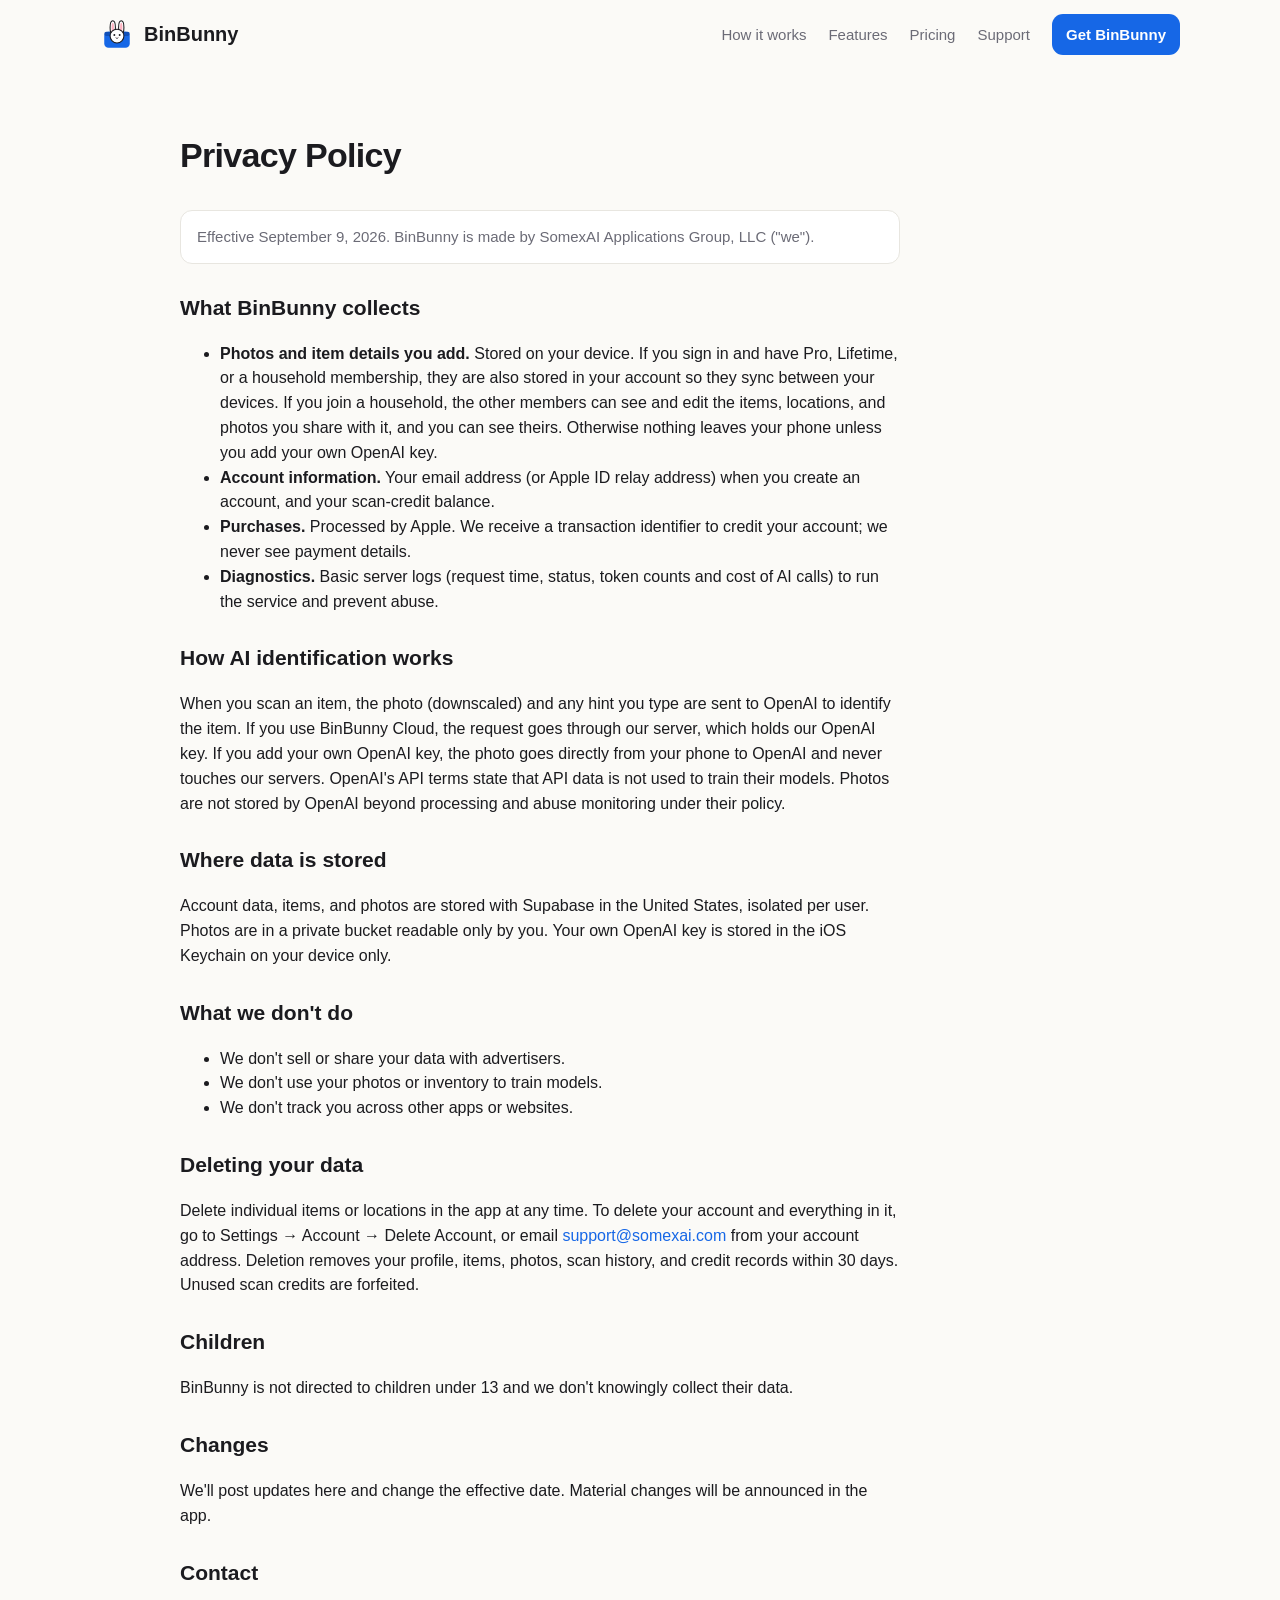
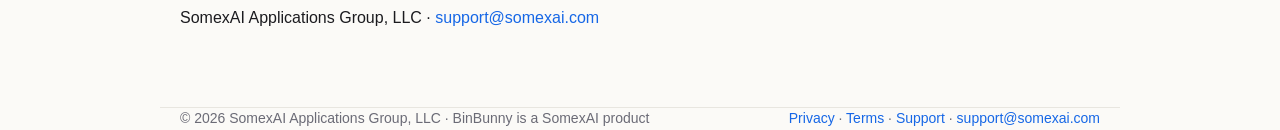
<file: privacy.html>
<!doctype html><html lang="en"><head><meta charset="utf-8"><meta name="viewport" content="width=device-width,initial-scale=1"><link rel="stylesheet" href="/_shared.css"><link rel="icon" href="/_logo.svg" type="image/svg+xml"><link rel="apple-touch-icon" href="/apple-touch-icon.png"><meta property="og:image" content="https://binbunny.app/icon-512.png"><title>Privacy Policy — BinBunny</title></head><body><header class="top wrap"><a class="brand" href="/"><svg viewBox="0 0 64 64" xmlns="http://www.w3.org/2000/svg" aria-hidden="true"><rect x="8" y="26" width="48" height="30" rx="8" fill="#1667e6"/><rect x="8" y="26" width="48" height="8" rx="4" fill="#0f4fb8"/><ellipse cx="24" cy="18" rx="5" ry="13" fill="#fff" stroke="#1b1b1f" stroke-width="2"/><ellipse cx="40" cy="18" rx="5" ry="13" fill="#fff" stroke="#1b1b1f" stroke-width="2"/><ellipse cx="24" cy="18" rx="2.2" ry="9" fill="#ffb3c1"/><ellipse cx="40" cy="18" rx="2.2" ry="9" fill="#ffb3c1"/><circle cx="32" cy="34" r="13" fill="#fff" stroke="#1b1b1f" stroke-width="2"/><circle cx="27" cy="32" r="1.8" fill="#1b1b1f"/><circle cx="37" cy="32" r="1.8" fill="#1b1b1f"/><path d="M30 37.5c1 1.2 3 1.2 4 0" stroke="#1b1b1f" stroke-width="1.6" fill="none" stroke-linecap="round"/><path d="M31 36.2h2l-1 1.4z" fill="#ffb3c1"/></svg> BinBunny</a><button class="menu-btn" aria-expanded="false" aria-controls="nav" aria-label="Menu">
<svg viewBox="0 0 24 24" width="24" height="24" aria-hidden="true"><path d="M4 7h16M4 12h16M4 17h16" stroke="currentColor" stroke-width="2" stroke-linecap="round"/></svg>
</button>
<nav id="nav">
<a href="/#how">How it works</a>
<a href="/features">Features</a>
<a href="/#pricing">Pricing</a>
<a href="/support">Support</a>
<a class="nav-cta" href="/#download">Get BinBunny</a>
</nav></header>
<main class="wrap"><article>
<h1>Privacy Policy</h1><p class="note">Effective September 9, 2026. BinBunny is made by SomexAI Applications Group, LLC ("we").</p>
<h2>What BinBunny collects</h2>
<ul>
<li><strong>Photos and item details you add.</strong> Stored on your device. If you sign in and have Pro, Lifetime, or a household membership, they are also stored in your account so they sync between your devices. If you join a household, the other members can see and edit the items, locations, and photos you share with it, and you can see theirs. Otherwise nothing leaves your phone unless you add your own OpenAI key.</li>
<li><strong>Account information.</strong> Your email address (or Apple ID relay address) when you create an account, and your scan-credit balance.</li>
<li><strong>Purchases.</strong> Processed by Apple. We receive a transaction identifier to credit your account; we never see payment details.</li>
<li><strong>Diagnostics.</strong> Basic server logs (request time, status, token counts and cost of AI calls) to run the service and prevent abuse.</li>
</ul>
<h2>How AI identification works</h2>
<p>When you scan an item, the photo (downscaled) and any hint you type are sent to OpenAI to identify the item. If you use BinBunny Cloud, the request goes through our server, which holds our OpenAI key. If you add your own OpenAI key, the photo goes directly from your phone to OpenAI and never touches our servers. OpenAI's API terms state that API data is not used to train their models. Photos are not stored by OpenAI beyond processing and abuse monitoring under their policy.</p>
<h2>Where data is stored</h2>
<p>Account data, items, and photos are stored with Supabase in the United States, isolated per user. Photos are in a private bucket readable only by you. Your own OpenAI key is stored in the iOS Keychain on your device only.</p>
<h2>What we don't do</h2>
<ul><li>We don't sell or share your data with advertisers.</li><li>We don't use your photos or inventory to train models.</li><li>We don't track you across other apps or websites.</li></ul>
<h2>Deleting your data</h2>
<p>Delete individual items or locations in the app at any time. To delete your account and everything in it, go to Settings → Account → Delete Account, or email <a href="mailto:support@somexai.com">support@somexai.com</a> from your account address. Deletion removes your profile, items, photos, scan history, and credit records within 30 days. Unused scan credits are forfeited.</p>
<h2>Children</h2><p>BinBunny is not directed to children under 13 and we don't knowingly collect their data.</p>
<h2>Changes</h2><p>We'll post updates here and change the effective date. Material changes will be announced in the app.</p>
<h2>Contact</h2><p>SomexAI Applications Group, LLC · <a href="mailto:support@somexai.com">support@somexai.com</a></p>
</article></main><footer class="wrap"><span>© 2026 SomexAI Applications Group, LLC · BinBunny is a SomexAI product</span><span><a href="/privacy">Privacy</a> · <a href="/terms">Terms</a> · <a href="/support">Support</a> · <a href="mailto:support@somexai.com">support@somexai.com</a></span></footer><script src="/nav.js" defer></script>
</body></html>
</file>
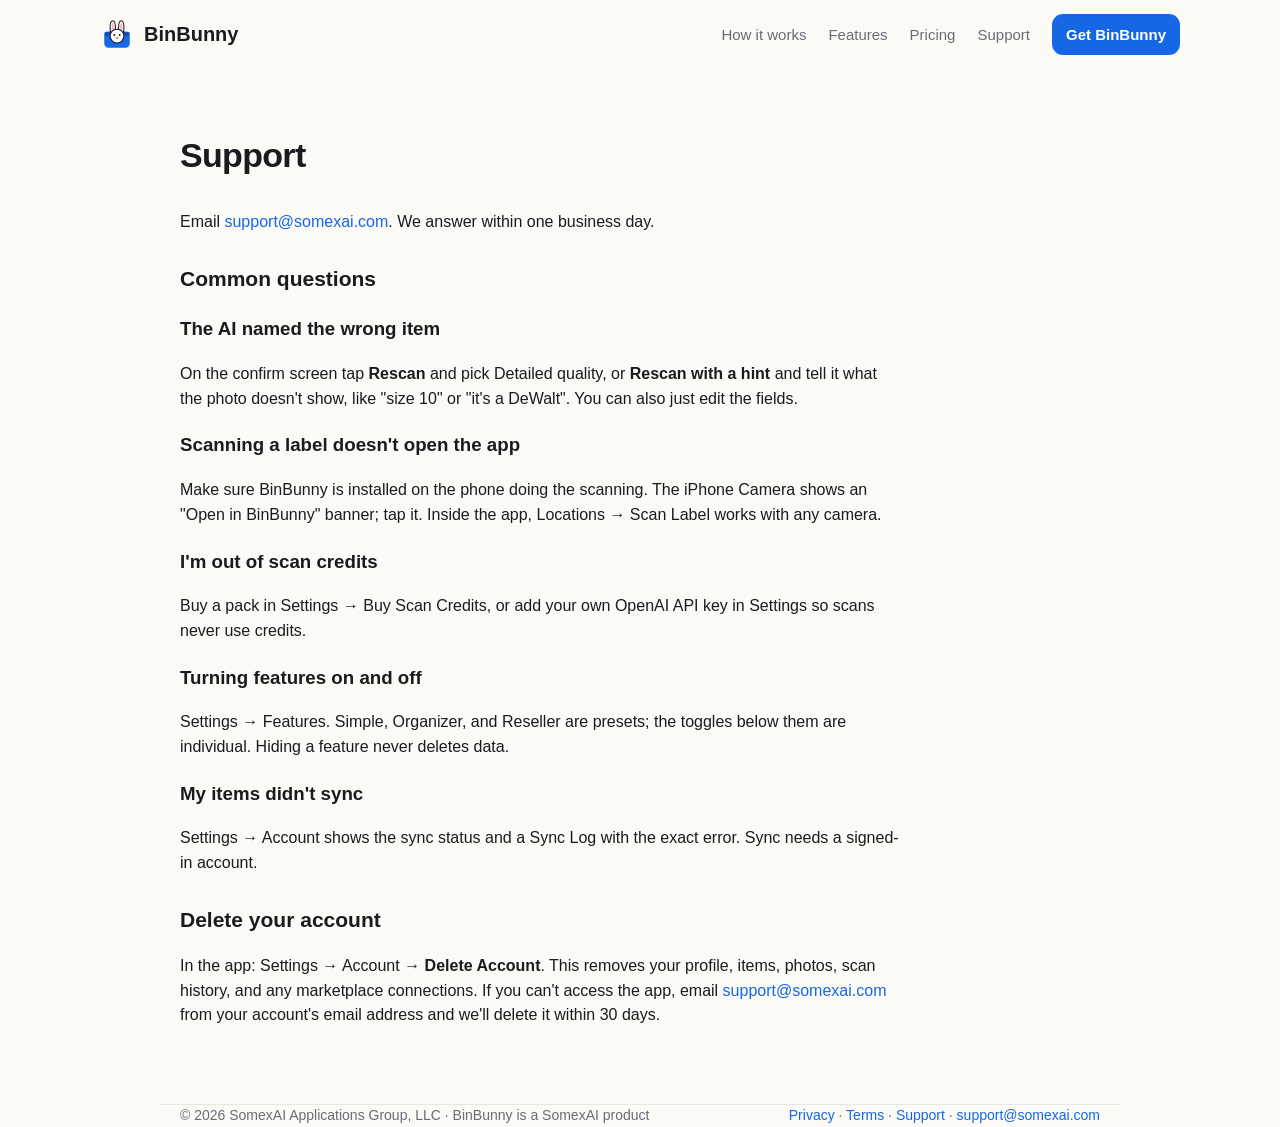
<file: support.html>
<!doctype html><html lang="en"><head><meta charset="utf-8"><meta name="viewport" content="width=device-width,initial-scale=1"><link rel="stylesheet" href="/_shared.css"><link rel="icon" href="/_logo.svg" type="image/svg+xml"><link rel="apple-touch-icon" href="/apple-touch-icon.png"><meta property="og:image" content="https://binbunny.app/icon-512.png"><title>Support — BinBunny</title></head><body><header class="top wrap"><a class="brand" href="/"><svg viewBox="0 0 64 64" xmlns="http://www.w3.org/2000/svg" aria-hidden="true"><rect x="8" y="26" width="48" height="30" rx="8" fill="#1667e6"/><rect x="8" y="26" width="48" height="8" rx="4" fill="#0f4fb8"/><ellipse cx="24" cy="18" rx="5" ry="13" fill="#fff" stroke="#1b1b1f" stroke-width="2"/><ellipse cx="40" cy="18" rx="5" ry="13" fill="#fff" stroke="#1b1b1f" stroke-width="2"/><ellipse cx="24" cy="18" rx="2.2" ry="9" fill="#ffb3c1"/><ellipse cx="40" cy="18" rx="2.2" ry="9" fill="#ffb3c1"/><circle cx="32" cy="34" r="13" fill="#fff" stroke="#1b1b1f" stroke-width="2"/><circle cx="27" cy="32" r="1.8" fill="#1b1b1f"/><circle cx="37" cy="32" r="1.8" fill="#1b1b1f"/><path d="M30 37.5c1 1.2 3 1.2 4 0" stroke="#1b1b1f" stroke-width="1.6" fill="none" stroke-linecap="round"/><path d="M31 36.2h2l-1 1.4z" fill="#ffb3c1"/></svg> BinBunny</a><button class="menu-btn" aria-expanded="false" aria-controls="nav" aria-label="Menu">
<svg viewBox="0 0 24 24" width="24" height="24" aria-hidden="true"><path d="M4 7h16M4 12h16M4 17h16" stroke="currentColor" stroke-width="2" stroke-linecap="round"/></svg>
</button>
<nav id="nav">
<a href="/#how">How it works</a>
<a href="/features">Features</a>
<a href="/#pricing">Pricing</a>
<a href="/support">Support</a>
<a class="nav-cta" href="/#download">Get BinBunny</a>
</nav></header>
<main class="wrap"><article>
<h1>Support</h1>
<p>Email <a href="mailto:support@somexai.com">support@somexai.com</a>. We answer within one business day.</p>
<h2>Common questions</h2>
<h3>The AI named the wrong item</h3><p>On the confirm screen tap <strong>Rescan</strong> and pick Detailed quality, or <strong>Rescan with a hint</strong> and tell it what the photo doesn't show, like "size 10" or "it's a DeWalt". You can also just edit the fields.</p>
<h3>Scanning a label doesn't open the app</h3><p>Make sure BinBunny is installed on the phone doing the scanning. The iPhone Camera shows an "Open in BinBunny" banner; tap it. Inside the app, Locations → Scan Label works with any camera.</p>
<h3>I'm out of scan credits</h3><p>Buy a pack in Settings → Buy Scan Credits, or add your own OpenAI API key in Settings so scans never use credits.</p>
<h3>Turning features on and off</h3><p>Settings → Features. Simple, Organizer, and Reseller are presets; the toggles below them are individual. Hiding a feature never deletes data.</p>
<h3>My items didn't sync</h3><p>Settings → Account shows the sync status and a Sync Log with the exact error. Sync needs a signed-in account.</p>
<h2>Delete your account</h2>
<p>In the app: Settings → Account → <strong>Delete Account</strong>. This removes your profile, items, photos, scan history, and any marketplace connections. If you can't access the app, email <a href="mailto:support@somexai.com">support@somexai.com</a> from your account's email address and we'll delete it within 30 days.</p>
</article></main><footer class="wrap"><span>© 2026 SomexAI Applications Group, LLC · BinBunny is a SomexAI product</span><span><a href="/privacy">Privacy</a> · <a href="/terms">Terms</a> · <a href="/support">Support</a> · <a href="mailto:support@somexai.com">support@somexai.com</a></span></footer><script src="/nav.js" defer></script>
</body></html>
</file>
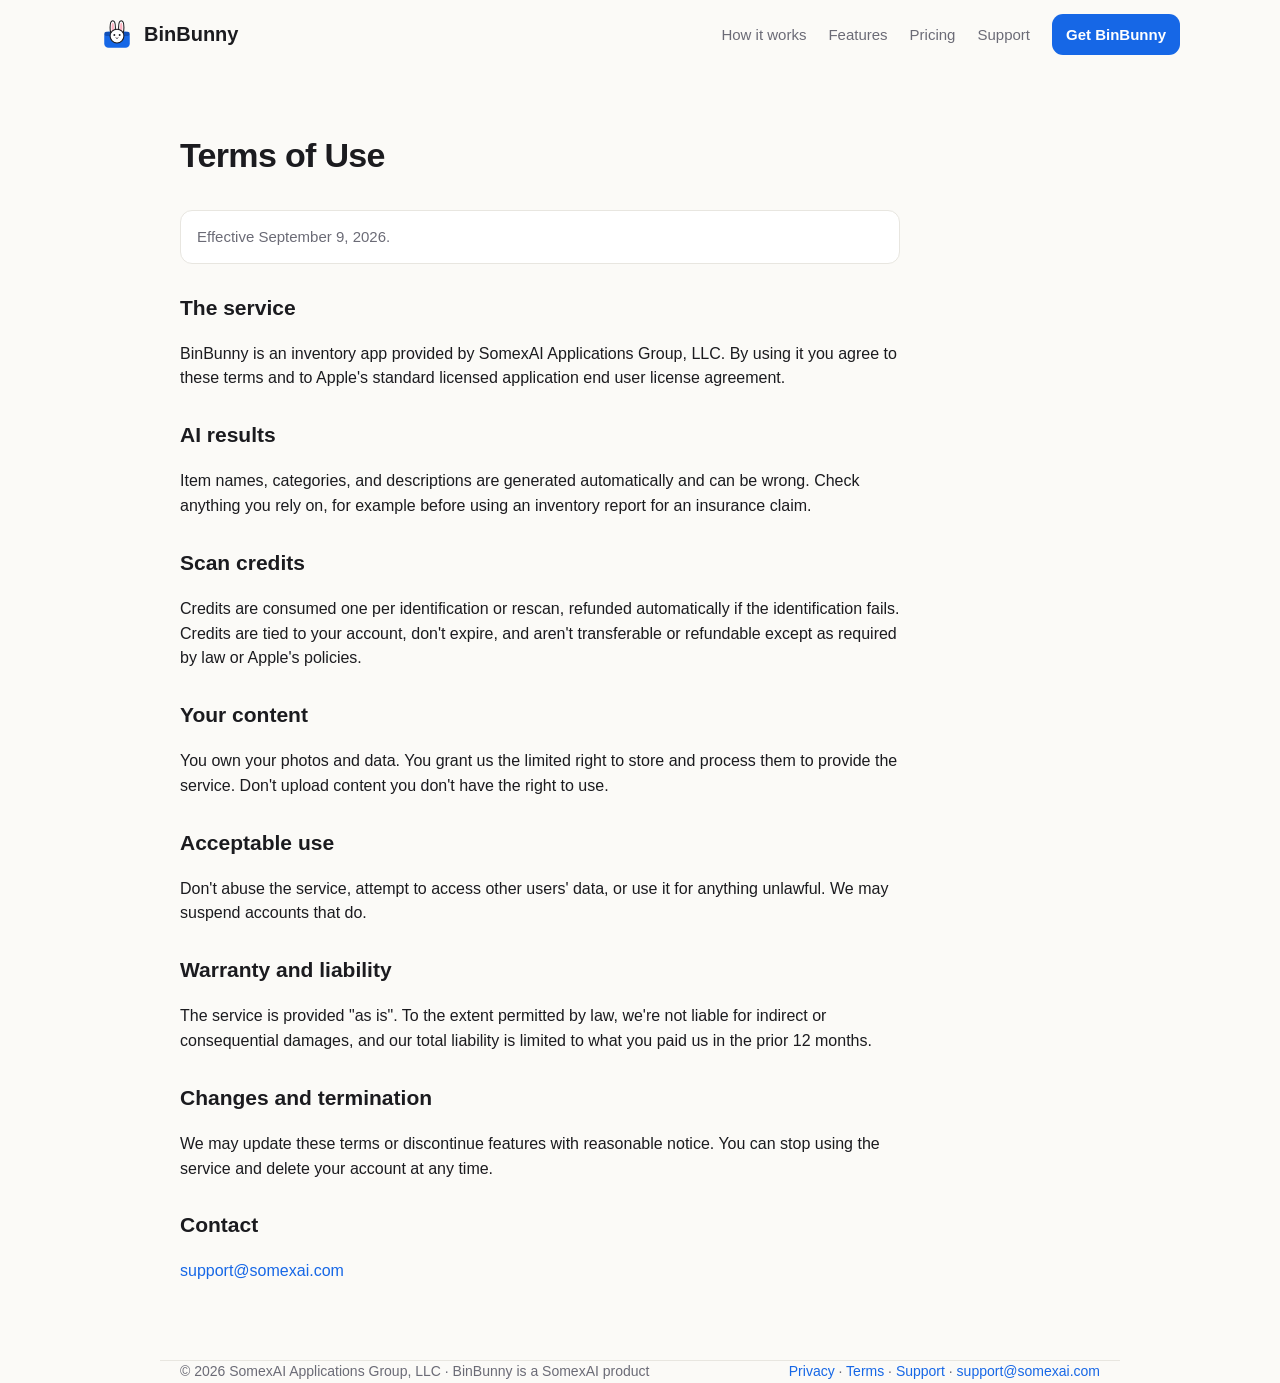
<file: terms.html>
<!doctype html><html lang="en"><head><meta charset="utf-8"><meta name="viewport" content="width=device-width,initial-scale=1"><link rel="stylesheet" href="/_shared.css"><link rel="icon" href="/_logo.svg" type="image/svg+xml"><link rel="apple-touch-icon" href="/apple-touch-icon.png"><meta property="og:image" content="https://binbunny.app/icon-512.png"><title>Terms of Use — BinBunny</title></head><body><header class="top wrap"><a class="brand" href="/"><svg viewBox="0 0 64 64" xmlns="http://www.w3.org/2000/svg" aria-hidden="true"><rect x="8" y="26" width="48" height="30" rx="8" fill="#1667e6"/><rect x="8" y="26" width="48" height="8" rx="4" fill="#0f4fb8"/><ellipse cx="24" cy="18" rx="5" ry="13" fill="#fff" stroke="#1b1b1f" stroke-width="2"/><ellipse cx="40" cy="18" rx="5" ry="13" fill="#fff" stroke="#1b1b1f" stroke-width="2"/><ellipse cx="24" cy="18" rx="2.2" ry="9" fill="#ffb3c1"/><ellipse cx="40" cy="18" rx="2.2" ry="9" fill="#ffb3c1"/><circle cx="32" cy="34" r="13" fill="#fff" stroke="#1b1b1f" stroke-width="2"/><circle cx="27" cy="32" r="1.8" fill="#1b1b1f"/><circle cx="37" cy="32" r="1.8" fill="#1b1b1f"/><path d="M30 37.5c1 1.2 3 1.2 4 0" stroke="#1b1b1f" stroke-width="1.6" fill="none" stroke-linecap="round"/><path d="M31 36.2h2l-1 1.4z" fill="#ffb3c1"/></svg> BinBunny</a><button class="menu-btn" aria-expanded="false" aria-controls="nav" aria-label="Menu">
<svg viewBox="0 0 24 24" width="24" height="24" aria-hidden="true"><path d="M4 7h16M4 12h16M4 17h16" stroke="currentColor" stroke-width="2" stroke-linecap="round"/></svg>
</button>
<nav id="nav">
<a href="/#how">How it works</a>
<a href="/features">Features</a>
<a href="/#pricing">Pricing</a>
<a href="/support">Support</a>
<a class="nav-cta" href="/#download">Get BinBunny</a>
</nav></header>
<main class="wrap"><article>
<h1>Terms of Use</h1><p class="note">Effective September 9, 2026.</p>
<h2>The service</h2><p>BinBunny is an inventory app provided by SomexAI Applications Group, LLC. By using it you agree to these terms and to Apple's standard licensed application end user license agreement.</p>
<h2>AI results</h2><p>Item names, categories, and descriptions are generated automatically and can be wrong. Check anything you rely on, for example before using an inventory report for an insurance claim.</p>
<h2>Scan credits</h2><p>Credits are consumed one per identification or rescan, refunded automatically if the identification fails. Credits are tied to your account, don't expire, and aren't transferable or refundable except as required by law or Apple's policies.</p>
<h2>Your content</h2><p>You own your photos and data. You grant us the limited right to store and process them to provide the service. Don't upload content you don't have the right to use.</p>
<h2>Acceptable use</h2><p>Don't abuse the service, attempt to access other users' data, or use it for anything unlawful. We may suspend accounts that do.</p>
<h2>Warranty and liability</h2><p>The service is provided "as is". To the extent permitted by law, we're not liable for indirect or consequential damages, and our total liability is limited to what you paid us in the prior 12 months.</p>
<h2>Changes and termination</h2><p>We may update these terms or discontinue features with reasonable notice. You can stop using the service and delete your account at any time.</p>
<h2>Contact</h2><p><a href="mailto:support@somexai.com">support@somexai.com</a></p>
</article></main><footer class="wrap"><span>© 2026 SomexAI Applications Group, LLC · BinBunny is a SomexAI product</span><span><a href="/privacy">Privacy</a> · <a href="/terms">Terms</a> · <a href="/support">Support</a> · <a href="mailto:support@somexai.com">support@somexai.com</a></span></footer><script src="/nav.js" defer></script>
</body></html>
</file>
<file: _shared.css>
:root { --ink:#1b1b1f; --muted:#6b6b76; --bg:#fbfaf7; --card:#ffffff; --accent:#1667e6; --accent-2:#ffb54a; --line:#e8e6e0; }
@media (prefers-color-scheme: dark) { :root { --ink:#f3f2ee; --muted:#a3a3ad; --bg:#121216; --card:#1c1c22; --line:#2c2c34; } }
* { box-sizing: border-box; }
body { margin:0; font-family:-apple-system,BlinkMacSystemFont,"SF Pro Text",Inter,Segoe UI,Roboto,sans-serif; background:var(--bg); color:var(--ink); line-height:1.55; }
a { color:var(--accent); text-decoration:none; } a:hover { text-decoration:underline; }
.wrap { max-width:960px; margin:0 auto; padding:0 20px; }
header.top { display:flex; align-items:center; justify-content:space-between; gap:16px; padding:14px 20px; max-width:1120px; }
.menu-btn { display:none; background:none; border:0; color:inherit; padding:8px; margin:-8px; cursor:pointer; min-width:44px; min-height:44px; }
.brand { display:flex; align-items:center; gap:10px; font-weight:700; font-size:20px; color:var(--ink); white-space:nowrap; }
.brand:hover { text-decoration:none; }
.brand svg { width:34px; height:34px; flex:none; }
nav { display:flex; flex-wrap:wrap; gap:6px 22px; justify-content:flex-end; align-items:center; }
nav a { color:var(--muted); font-size:15px; white-space:nowrap; }
nav a.nav-cta { background:var(--accent); color:#fff; padding:9px 14px; border-radius:11px; font-weight:700; }
nav a.nav-cta:hover { text-decoration:none; filter:brightness(1.08); }
.hero { padding:56px 0 32px; display:grid; grid-template-columns:1.1fr .9fr; gap:32px; align-items:center; }
.hero h1 { font-size:44px; line-height:1.1; margin:0 0 14px; letter-spacing:-.02em; }
.hero p.lead { font-size:19px; color:var(--muted); margin:0 0 22px; }
.cta { display:inline-flex; align-items:center; gap:10px; background:var(--ink); color:var(--bg); padding:12px 18px; border-radius:12px; font-weight:600; }
.cta:hover { text-decoration:none; opacity:.9; }
.hero-shot { display:flex; justify-content:center; }
.hero-shot img, .shots img { width:100%; max-width:300px; height:auto; border-radius:28px; border:1px solid var(--line); box-shadow:0 20px 50px rgba(0,0,0,.12); background:#000; }
.screens { padding:8px 0 24px; } .screens h2 { margin:0 0 14px; }
.shots { display:grid; grid-template-columns:repeat(4,1fr); gap:20px; }
.shots figure { margin:0; text-align:center; } .shots img { max-width:100%; border-radius:22px; }
.shots figcaption { margin-top:10px; color:var(--muted); font-size:14px; }
.grid { display:grid; grid-template-columns:repeat(3,1fr); gap:16px; padding:24px 0 40px; }
.card { background:var(--card); border:1px solid var(--line); border-radius:16px; padding:18px; }
.card h3 { margin:0 0 6px; font-size:17px; } .card p { margin:0; color:var(--muted); font-size:15px; }
.steps { padding:8px 0 40px; } .steps ol { padding-left:20px; color:var(--muted); font-size:16px; }
.pricing { display:grid; grid-template-columns:repeat(3,1fr); gap:16px; padding:0 0 48px; }
.pricing .card strong { font-size:28px; display:block; margin:6px 0; }
footer { border-top:1px solid var(--line); padding:24px 20px 72px; color:var(--muted); font-size:14px; display:flex; flex-wrap:wrap; gap:16px; justify-content:space-between; }
article { max-width:720px; padding:32px 0 60px; } article h1 { font-size:34px; letter-spacing:-.02em; } article h2 { font-size:21px; margin-top:28px; } article p, article li { color:var(--ink); font-size:16px; }
.note { background:var(--card); border:1px solid var(--line); border-radius:12px; padding:14px 16px; color:var(--muted); font-size:15px; }
@media (max-width:760px){
  header.top { flex-wrap:wrap; padding:12px 20px; }
  .menu-btn { display:inline-flex; align-items:center; justify-content:center; }
  nav { display:none; width:100%; flex-direction:column; align-items:stretch; gap:0; padding:8px 0 4px; }
  nav.open { display:flex; }
  nav a { font-size:17px; padding:12px 4px; border-top:1px solid var(--line); }
  nav a.nav-cta { margin-top:10px; text-align:center; padding:13px; }
  .hero { grid-template-columns:1fr; gap:24px; padding:24px 0 20px; }
  .hero h1 { font-size:31px; }
  .hero p.lead { font-size:17px; }
  .cta { display:flex; justify-content:center; width:100%; padding:14px 18px; }
  .grid, .pricing { grid-template-columns:1fr; }
  .hero-shot img { max-width:240px; }
  .shots { display:flex; overflow-x:auto; scroll-snap-type:x mandatory; gap:14px; padding-bottom:8px; margin:0 -20px; padding-left:20px; padding-right:20px; }
  .shots figure { flex:0 0 68%; scroll-snap-align:center; }
  .grid { padding:12px 0 28px; }
  .pricing .card strong { font-size:24px; }
  article { padding:20px 0 40px; } article h1 { font-size:28px; }
  footer { flex-direction:column; gap:8px; padding:20px 20px calc(56px + env(safe-area-inset-bottom)); }
}
@media (max-width:380px){ .brand { font-size:18px; } nav a { font-size:13px; } }
</file>
<file: home.css>
/* Homepage: dark, visual, short. Loaded after _shared.css. */
:root { --bg:#0c0c10; --card:#17171d; --card-2:#1f1f27; --ink:#f4f3ef; --muted:#9d9daa; --line:#2a2a33; --accent:#3b82f6; --green:#34c759; --orange:#ff9f0a; --radius:22px; }
html { scroll-behavior:smooth; }
body { background:var(--bg); color:var(--ink); }
body.home header.top { position:sticky; top:0; z-index:10; background:rgba(12,12,16,.82); backdrop-filter:saturate(160%) blur(14px); -webkit-backdrop-filter:saturate(160%) blur(14px); border-bottom:1px solid rgba(255,255,255,.06); }
body.home .brand { color:var(--ink); }
body.home nav a { color:var(--muted); }
body.home nav a.nav-cta { color:#fff; }
main.home { max-width:none; padding:0; }
.sec { padding:72px 20px; }
.sec .in { max-width:1080px; margin:0 auto; }
.sec h2 { font-size:clamp(30px, 4.2vw, 46px); line-height:1.08; letter-spacing:-.025em; margin:0 0 10px; }
.sec .sub { color:var(--muted); font-size:clamp(16px, 1.6vw, 19px); margin:0; max-width:560px; }
.center { text-align:center; } .center .sub { margin-left:auto; margin-right:auto; }
.tint { background:var(--card); }
.eyebrow { display:inline-block; font-size:13px; font-weight:700; letter-spacing:.08em; text-transform:uppercase; color:var(--accent); margin-bottom:10px; }

/* Phones */
.phone { width:100%; height:auto; border-radius:var(--radius); background:#000; border:1px solid var(--line); box-shadow:0 30px 70px rgba(0,0,0,.45); display:block; }
.phone.sm { border-radius:18px; }
.shot { width:100%; height:auto; border-radius:16px; border:1px solid var(--line); background:#000; display:block; box-shadow:0 18px 40px rgba(0,0,0,.35); }
.photo { width:100%; height:auto; border-radius:16px; display:block; object-fit:cover; box-shadow:0 18px 40px rgba(0,0,0,.35); }

/* Hero */
.hero2 { padding:40px 20px 24px; }
.hero2 .in { display:grid; grid-template-columns:1fr; gap:28px; align-items:center; max-width:1080px; margin:0 auto; }
.hero2 h1 { font-size:clamp(34px, 5.2vw, 58px); line-height:1.02; letter-spacing:-.03em; margin:0 0 14px; }
.hero2 .sub { font-size:clamp(17px, 1.8vw, 21px); margin-bottom:22px; }
.hero2 .phone-wrap { display:flex; justify-content:center; }
.hero2 .phone { max-width:340px; }
.btn { white-space:nowrap; display:inline-flex; align-items:center; justify-content:center; gap:10px; background:var(--accent); color:#fff; padding:14px 22px; border-radius:14px; font-weight:700; font-size:17px; min-height:48px; }
.btn:hover { text-decoration:none; filter:brightness(1.08); }
.btn.ghost { background:var(--card-2); color:var(--ink); border:1px solid var(--line); }
.tiny { color:var(--muted); font-size:14px; margin:12px 0 0; }
.hero2 .cta-row { display:flex; flex-direction:column; gap:8px; align-items:flex-start; }

/* Two-panel (before/after) */
.pair { display:grid; grid-template-columns:1fr; gap:22px; margin-top:28px; }
.panel { background:var(--card); border:1px solid var(--line); border-radius:var(--radius); padding:18px; }
.panel .cap { font-size:clamp(22px, 2.6vw, 30px); font-weight:800; letter-spacing:-.02em; margin:0 0 12px; }
.panel .cap.q { color:var(--muted); }
.panel .cap.a { color:var(--green); }
.panel .photo, .panel .shot { margin:0; }

/* Steps with arrows */
.steps3 { display:grid; grid-template-columns:1fr; gap:20px; margin-top:34px; }
.step { text-align:center; }
.step .n { display:inline-flex; width:34px; height:34px; align-items:center; justify-content:center; border-radius:50%; background:var(--accent); color:#fff; font-weight:800; margin-bottom:12px; }
.step h3 { margin:0 0 6px; font-size:clamp(18px, 2.2vw, 22px); letter-spacing:-.01em; }
.step p { margin:0 0 14px; color:var(--muted); font-size:15px; }
.step .shot, .step .phone { max-width:320px; margin:0 auto; }
.arrow { display:none; align-self:center; justify-self:center; color:var(--muted); }
.arrow svg { width:44px; height:44px; }
.arrow.down { display:block; text-align:center; margin:-6px 0; }
.arrow.down svg { transform:rotate(90deg); }

/* Flow: image → app */
.flow { display:grid; grid-template-columns:1fr; gap:16px; align-items:center; margin-top:28px; }
.flow .arrow.down { display:block; }
.flow .lbl { text-align:center; color:var(--muted); font-weight:600; font-size:15px; margin-top:10px; }

/* Find: three paths → one screen */
.paths { display:grid; grid-template-columns:1fr; gap:16px; margin-top:30px; }
.path { background:var(--card-2); border:1px solid var(--line); border-radius:var(--radius); padding:18px; text-align:center; }
.path .ic { width:52px; height:52px; margin:0 auto 10px; display:flex; align-items:center; justify-content:center; border-radius:16px; background:rgba(59,130,246,.15); color:#8ab4ff; }
.path .ic svg { width:28px; height:28px; }
.path h3 { margin:0 0 4px; font-size:20px; } .path p { margin:0; color:var(--muted); font-size:14px; }
.path .shot { margin-top:14px; }
.result { margin:22px auto 0; max-width:520px; text-align:center; }
.result .lbl { color:var(--muted); font-weight:600; margin-bottom:12px; }

/* Label scene */
.scene { display:grid; grid-template-columns:1fr; gap:18px; margin-top:30px; align-items:stretch; }
.boxes { display:grid; gap:12px; }
.box { display:flex; align-items:center; gap:14px; background:var(--card-2); border:1px solid var(--line); border-radius:18px; padding:14px; }
.box img { width:72px; height:72px; border-radius:8px; background:#fff; padding:4px; flex:none; }
.box b { display:block; font-size:19px; } .box span { color:var(--muted); font-size:14px; }
.box .tag { margin-left:auto; font-size:12px; font-weight:700; padding:4px 9px; border-radius:999px; background:rgba(52,199,89,.15); color:var(--green); white-space:nowrap; }
.chips { display:flex; flex-wrap:wrap; gap:8px; justify-content:center; margin-top:16px; }
.chip { font-size:14px; font-weight:600; padding:8px 14px; border-radius:999px; background:var(--card-2); border:1px solid var(--line); }

/* Report */
.report { display:grid; grid-template-columns:1fr; gap:20px; margin-top:30px; align-items:center; }
.doc { background:#fff; color:#111; border-radius:12px; padding:20px; box-shadow:0 18px 40px rgba(0,0,0,.4); max-width:420px; margin:0 auto; width:100%; }
.doc .t { font-weight:800; font-size:18px; margin-bottom:4px; }
.doc .m { color:#666; font-size:12px; margin-bottom:12px; }
.doc .row { display:flex; align-items:center; gap:10px; padding:8px 0; border-top:1px solid #eee; font-size:13px; }
.doc .row .ph { width:34px; height:34px; border-radius:6px; background:#e9e7e1; flex:none; overflow:hidden; }
.doc .row .ph img { width:100%; height:100%; object-fit:cover; display:block; }
.doc .row .nm { flex:1; font-weight:600; } .doc .row .v { color:#444; font-variant-numeric:tabular-nums; }
.caps { display:flex; gap:10px; justify-content:center; flex-wrap:wrap; margin-top:18px; }
.caps span { font-size:16px; font-weight:700; padding:8px 14px; border-radius:12px; background:var(--card-2); border:1px solid var(--line); }

/* Household */
.house { display:flex; flex-direction:column; align-items:center; gap:14px; margin-top:28px; }
.people { display:flex; gap:12px; }
.person { width:56px; height:56px; border-radius:50%; background:var(--card-2); border:1px solid var(--line); display:flex; align-items:center; justify-content:center; color:#8ab4ff; }
.person svg { width:28px; height:28px; }
.house .phone { max-width:260px; }

/* Three icons */
.trio { display:grid; grid-template-columns:1fr; gap:14px; margin-top:30px; }
.trio .it { background:var(--card-2); border:1px solid var(--line); border-radius:18px; padding:20px; text-align:center; }
.trio .it .ic { width:48px; height:48px; margin:0 auto 10px; color:#8ab4ff; } .trio .it .ic svg { width:48px; height:48px; }
.trio .it b { display:block; font-size:18px; margin-bottom:4px; } .trio .it span { color:var(--muted); font-size:15px; }

/* Pricing */
.plans { display:grid; grid-template-columns:1fr; gap:16px; margin-top:30px; }
.plan { background:var(--card); border:1px solid var(--line); border-radius:var(--radius); padding:22px; display:flex; flex-direction:column; }
.plan.hot { border-color:var(--accent); box-shadow:0 0 0 1px var(--accent) inset; }
.plan h3 { margin:0; font-size:20px; }
.plan .price { font-size:38px; font-weight:800; letter-spacing:-.02em; margin:8px 0 2px; }
.plan .per { color:var(--muted); font-size:14px; margin-bottom:14px; }
.plan ul { list-style:none; margin:0 0 16px; padding:0; }
.plan li { padding:7px 0; border-top:1px solid var(--line); font-size:15px; display:flex; gap:10px; align-items:center; }
.plan li::before { content:""; width:8px; height:8px; border-radius:50%; background:var(--green); flex:none; }
.plan li.no { color:var(--muted); } .plan li.no::before { background:var(--line); }
.plan .btn { margin-top:auto; }
.pnote { color:var(--muted); font-size:14px; text-align:center; margin-top:16px; }

/* Gallery */
.gallery { display:flex; gap:16px; overflow-x:auto; scroll-snap-type:x mandatory; padding:8px 20px 18px; margin:26px -20px 0; -webkit-overflow-scrolling:touch; scrollbar-width:none; }
.gallery::-webkit-scrollbar { display:none; }
.gallery figure { flex:0 0 72%; max-width:300px; margin:0; scroll-snap-align:center; text-align:center; }
.gallery figcaption { margin-top:12px; font-weight:700; font-size:17px; }

/* Final */
.final { padding:80px 20px 90px; text-align:center; }
.final .phone { max-width:300px; margin:0 auto 28px; }
.final h2 { font-size:clamp(32px, 5vw, 52px); }

/* Placeholder slots for imagery not yet shot */
.slot { border:1.5px dashed #3a3a46; border-radius:16px; min-height:240px; display:flex; flex-direction:column; align-items:center; justify-content:center; gap:8px; color:var(--muted); font-size:14px; text-align:center; padding:20px; background:repeating-linear-gradient(135deg, rgba(255,255,255,.02) 0 12px, transparent 12px 24px); }
.slot svg { width:36px; height:36px; opacity:.7; }
.slot code { font-size:12px; color:#c8c8d4; }

/* Reveal animation */
.rv { opacity:0; transform:translateY(18px); transition:opacity .6s ease, transform .6s ease; }
.rv.on { opacity:1; transform:none; }
.panel, .plan, .path, .trio .it { transition:transform .25s ease, box-shadow .25s ease; }
@media (hover:hover) { .panel:hover, .plan:hover, .path:hover, .trio .it:hover { transform:translateY(-3px); } }
@media (prefers-reduced-motion:reduce) { html { scroll-behavior:auto; } .rv { opacity:1; transform:none; transition:none; } .panel, .plan, .path, .trio .it { transition:none; } }

/* Tablet and up */
@media (min-width:700px) {
  .hero2 { padding:56px 20px 32px; }
  .hero2 .phone { max-width:380px; }
  .pair { grid-template-columns:1fr 1fr; }
  .steps3 { grid-template-columns:1fr auto 1fr auto 1fr; align-items:start; }
  .arrow { display:block; } .steps3 .arrow { margin-top:150px; } .arrow.down { display:none; }
  .flow { grid-template-columns:1fr auto 1fr; }
  .flow .arrow.down { display:none; } .flow .arrow { display:block; margin-top:0; }
  .paths { max-width:560px; margin-left:auto; margin-right:auto; }
  .scene { grid-template-columns:1fr 1fr; }
  .report { grid-template-columns:1fr auto 1fr; }
  .trio { grid-template-columns:repeat(3,1fr); }
  .plans { grid-template-columns:repeat(3,1fr); }
  .gallery figure { flex:0 0 240px; max-width:240px; }
  .house { flex-direction:row; justify-content:center; gap:28px; }
}
@media (min-width:900px) {
  .hero2 { padding:64px 20px 40px; }
  .hero2 .in { grid-template-columns:1.05fr .95fr; gap:40px; }
  .hero2 .cta-row { flex-direction:row; align-items:center; gap:14px; }
}
@media (min-width:1000px) {
  .sec { padding:96px 20px; }
  .paths { max-width:none; grid-template-columns:repeat(3,1fr); }
  .gallery figure { flex:0 0 260px; max-width:260px; }
  .hero2 .phone { max-width:420px; }
  .step .shot, .step .phone { max-width:300px; }
}
</file>
